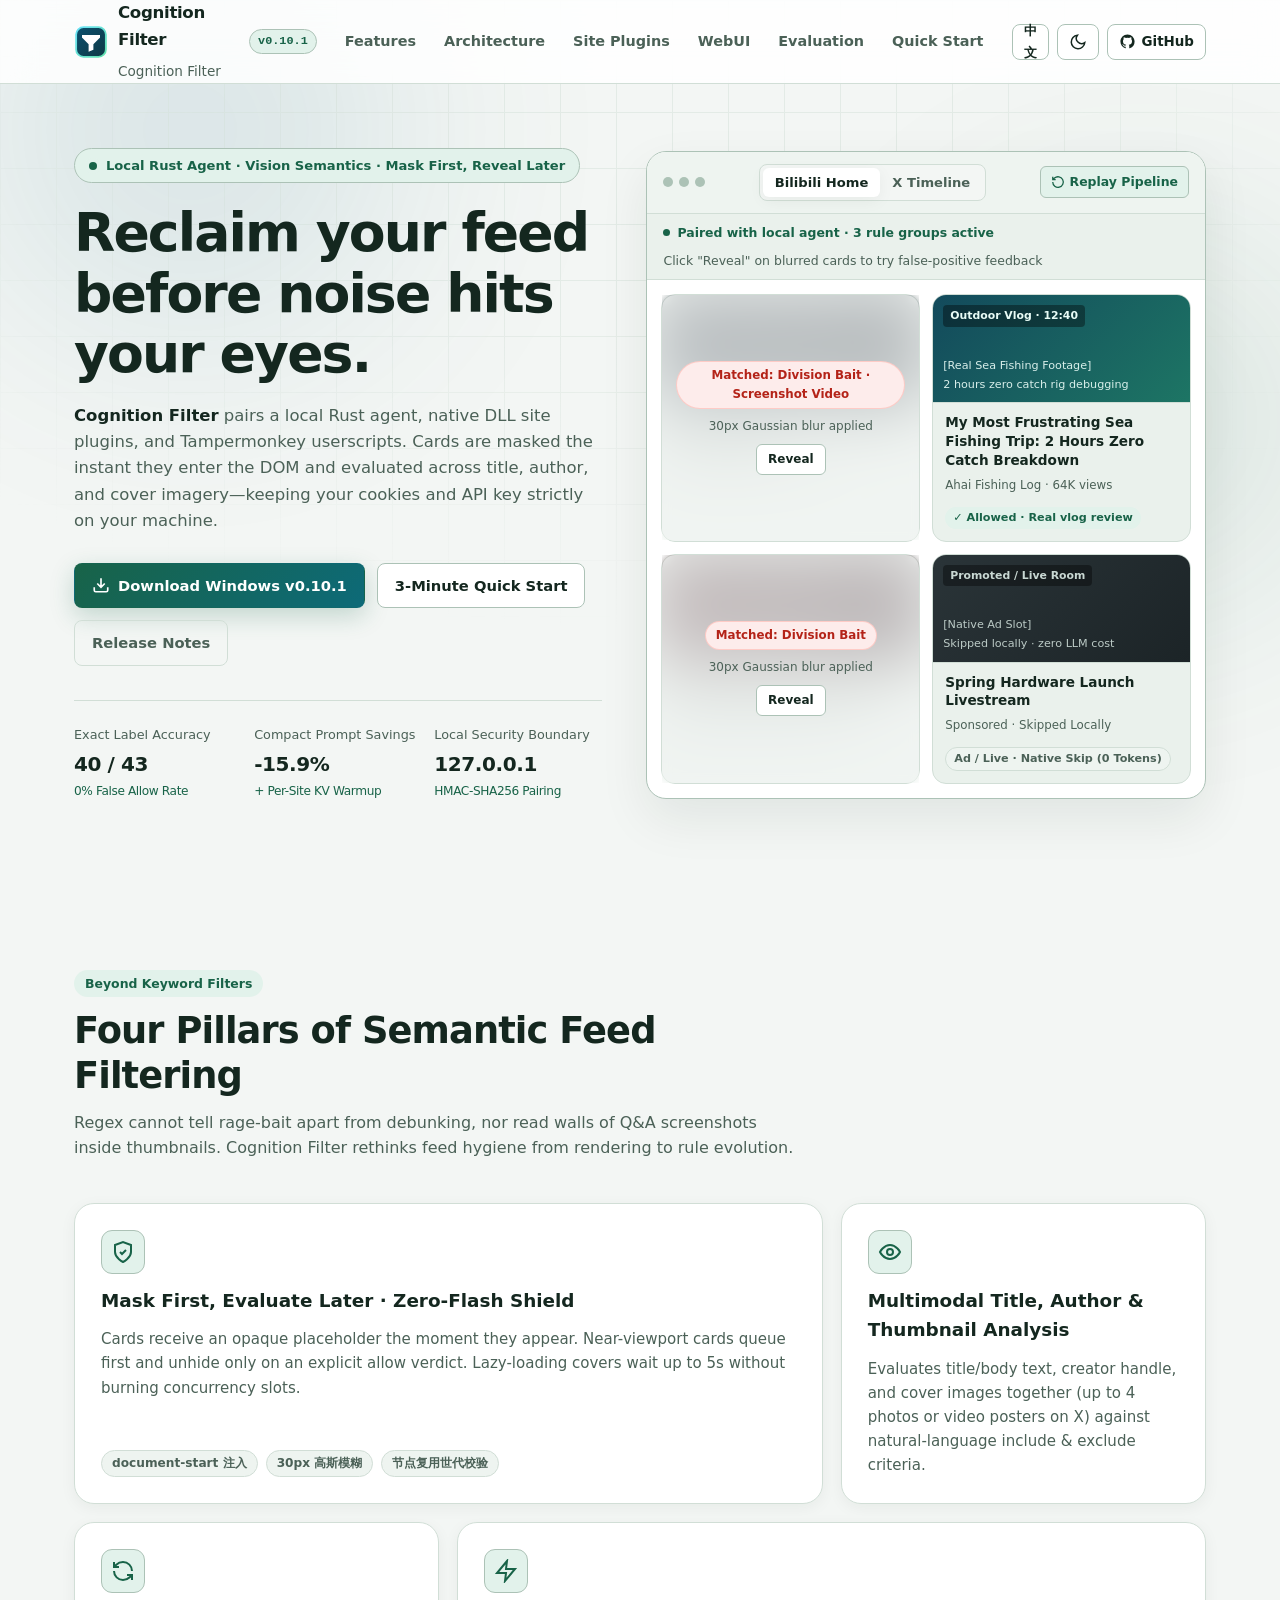
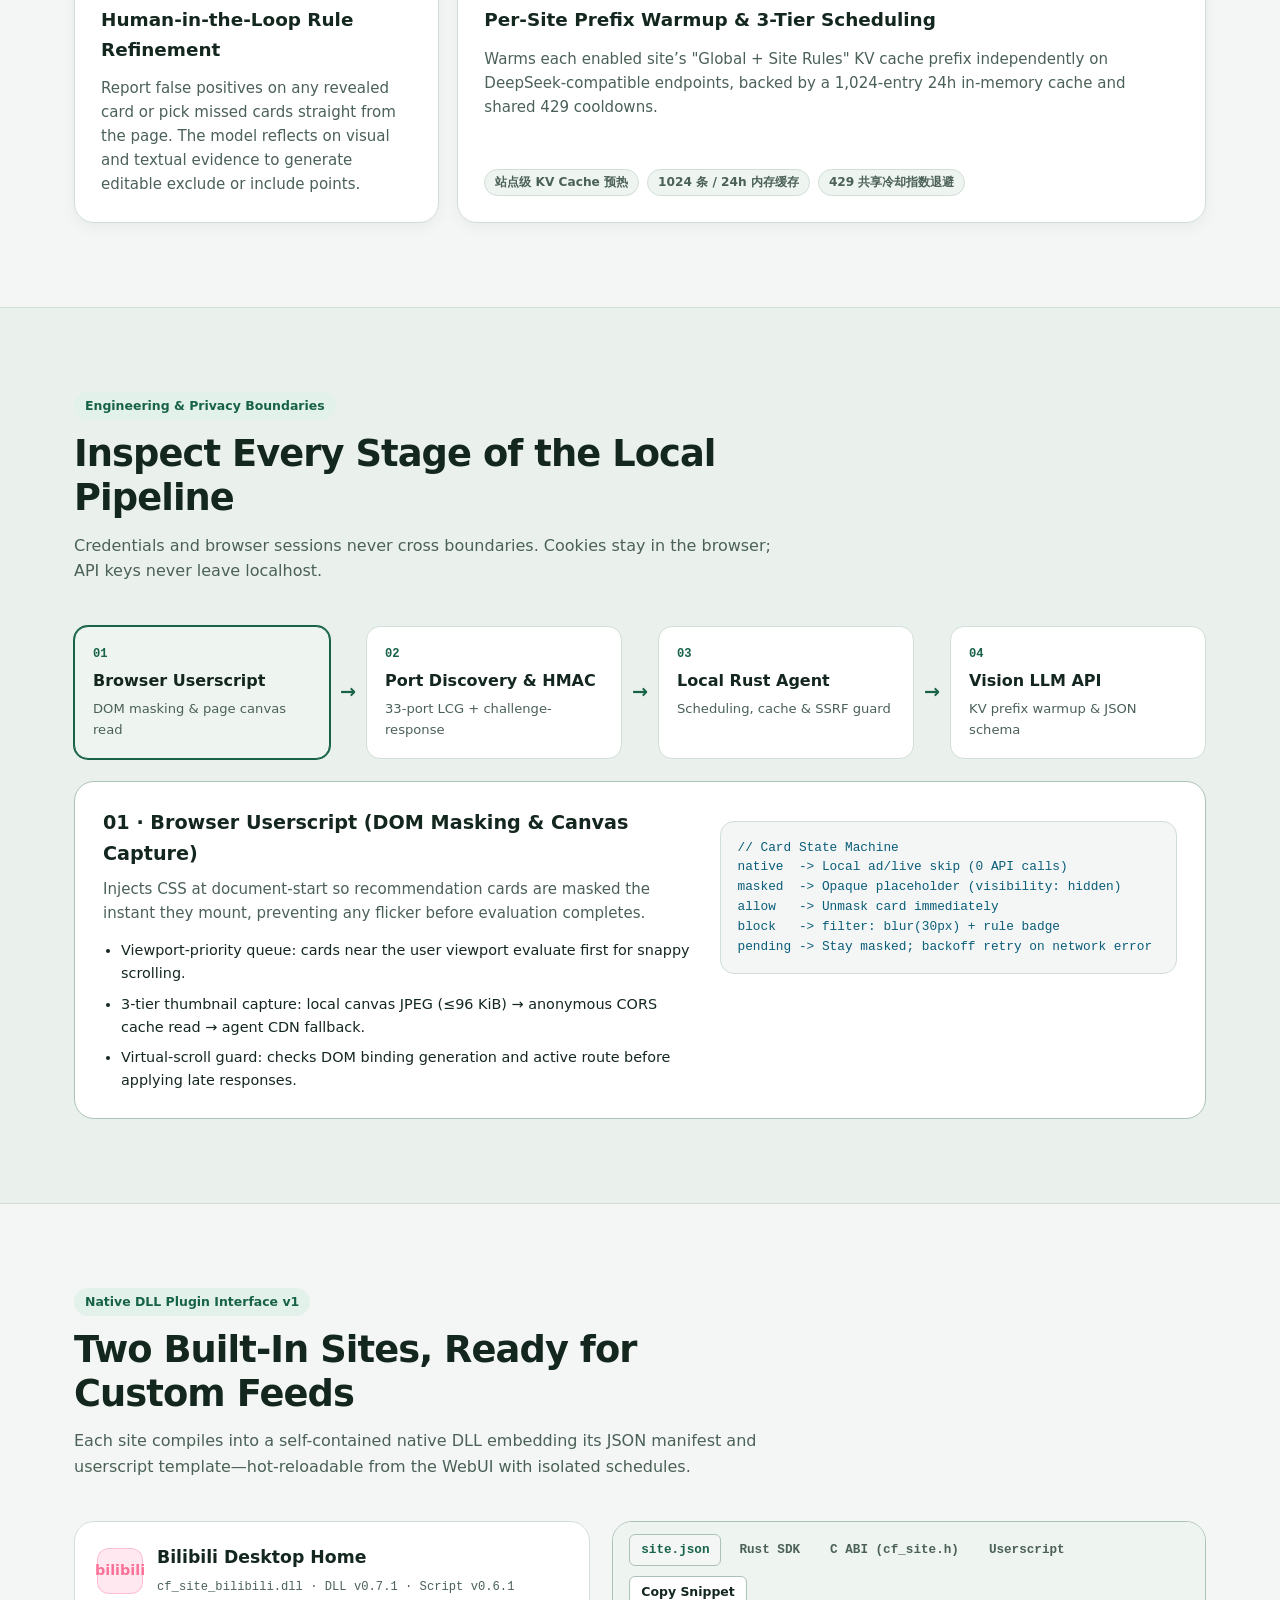
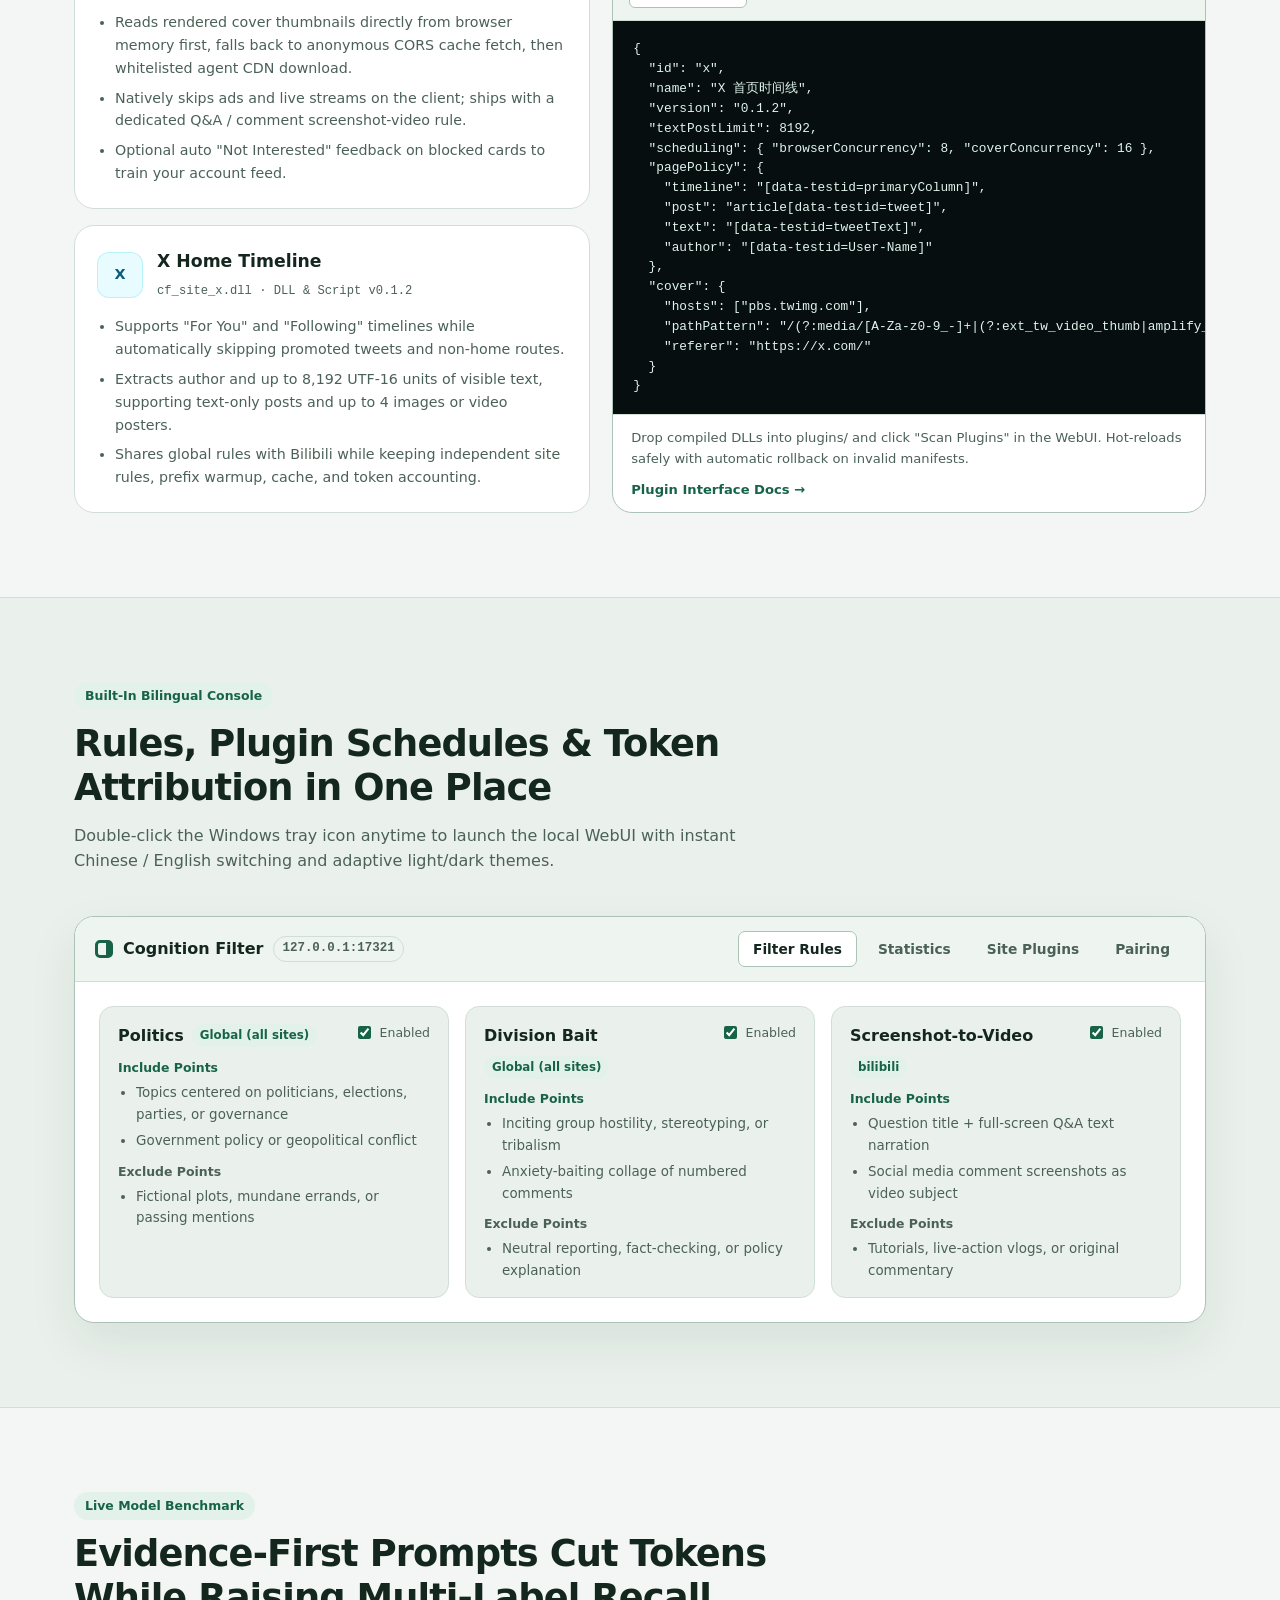
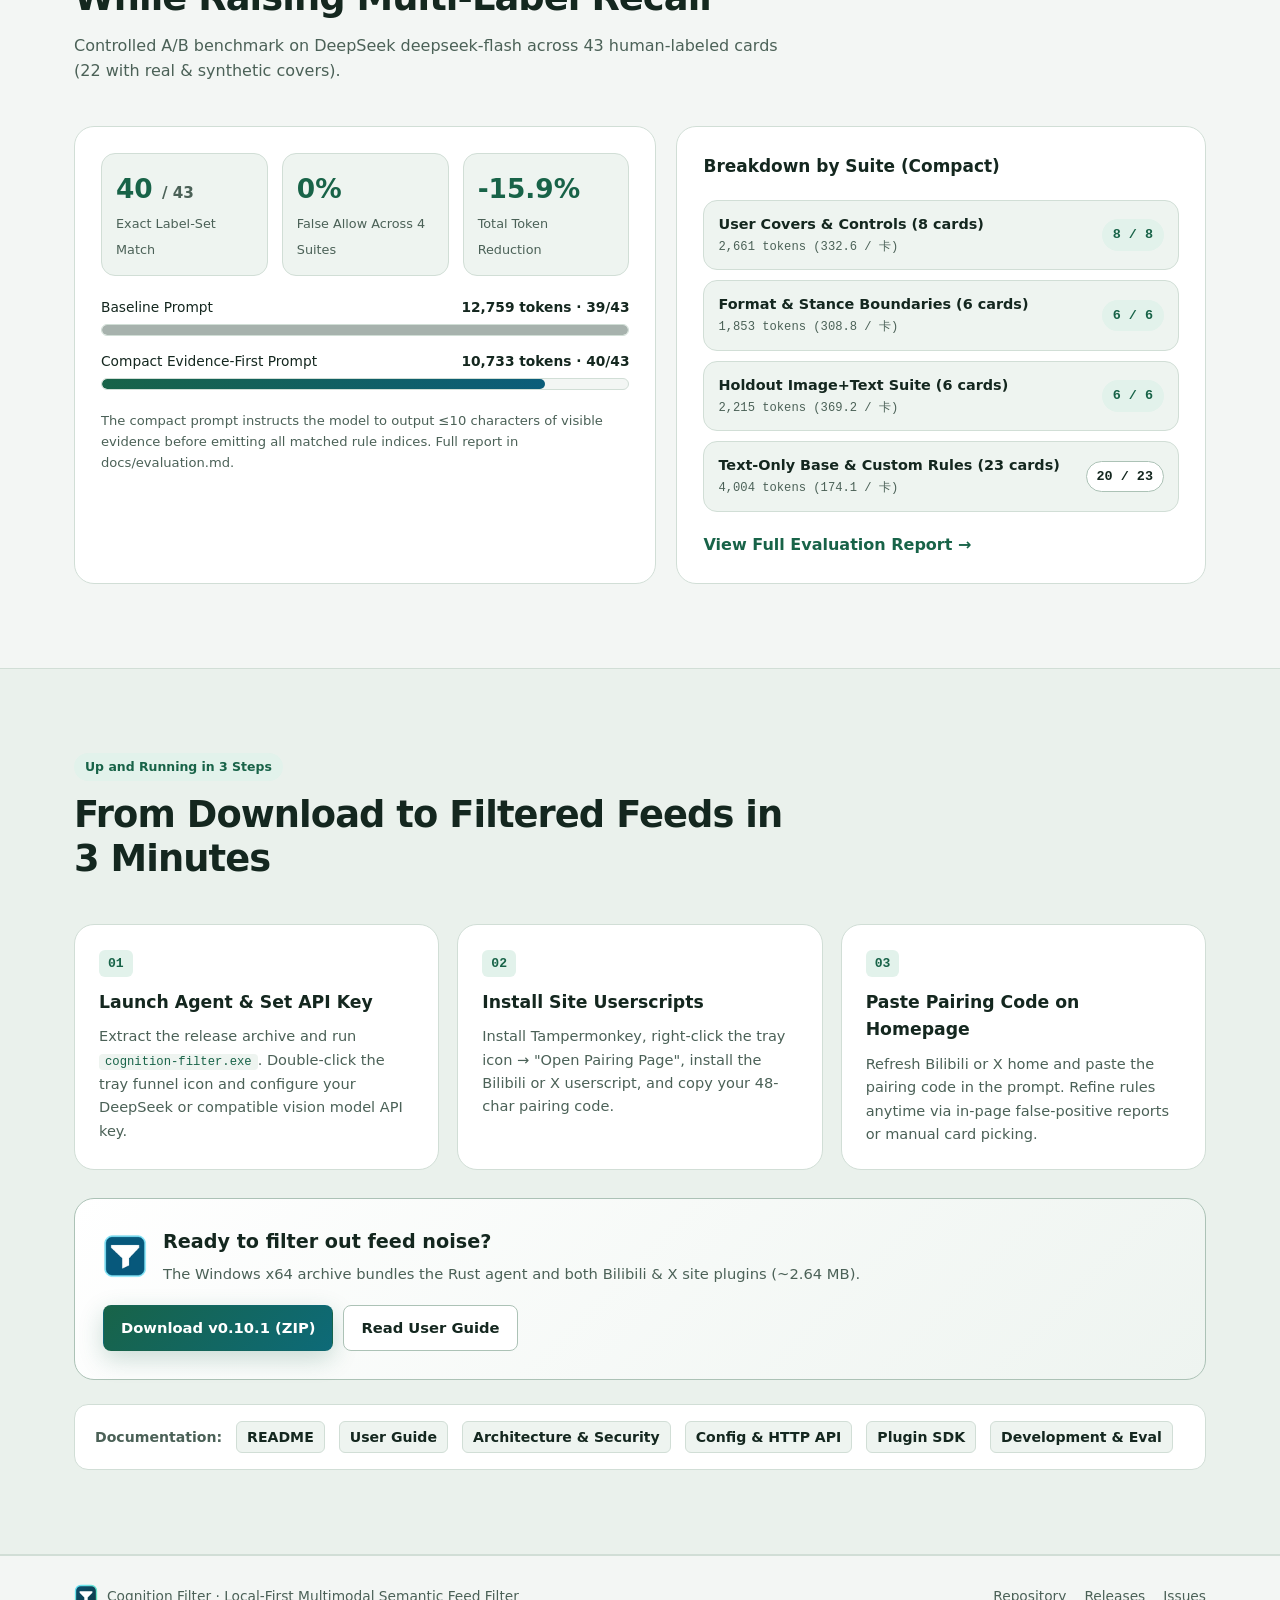
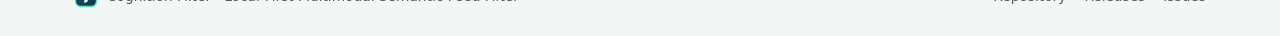
<file: index.html>
<!doctype html>
<html lang="zh-CN" data-theme="dark">
<head>
  <meta charset="utf-8">
  <meta name="viewport" content="width=device-width, initial-scale=1">
  <title data-i18n="meta.title">认知滤网 Cognition Filter · 本地优先的多模态网页语义过滤工具</title>
  <meta name="description" content="认知滤网（Cognition Filter）：本地 Rust Agent + 站点 DLL 插件 + 油猴脚本，结合视觉大模型对 B 站、X 等信息流卡片先遮盖、后判定，把信息流还给自己。">
  <meta property="og:type" content="website">
  <meta property="og:title" content="认知滤网 Cognition Filter">
  <meta property="og:description" content="本地优先的多模态网页语义过滤工具：先遮盖、后判定，结合标题、作者与封面语义过滤信息流噪音。">
  <meta property="og:url" content="https://lightsing.github.io/cognition-filter/">
  <link rel="icon" type="image/svg+xml" href="assets/logo.svg">
  <link rel="alternate icon" type="image/png" href="assets/tray-icon.png">
  <link rel="stylesheet" href="styles.css">
  <script defer src="app.js"></script>
</head>
<body>
  <a class="skip-link" href="#main" data-i18n="a11y.skip">跳到主要内容</a>

  <div class="ambient-bg" aria-hidden="true">
    <div class="ambient-orb orb-1"></div>
    <div class="ambient-orb orb-2"></div>
    <div class="ambient-grid"></div>
  </div>

  <header class="site-header">
    <div class="container header-inner">
      <a class="brand" href="#top">
        <img class="brand-logo" src="assets/logo.svg" alt="" width="34" height="34">
        <span class="brand-copy">
          <strong data-i18n="brand.name">认知滤网</strong>
          <span class="brand-en">Cognition Filter</span>
        </span>
        <span class="version-pill">v0.10.1</span>
      </a>

      <nav class="main-nav" aria-label="Primary">
        <a href="#features" data-i18n="nav.features">核心特性</a>
        <a href="#architecture" data-i18n="nav.architecture">架构与安全</a>
        <a href="#plugins" data-i18n="nav.plugins">站点插件</a>
        <a href="#webui" data-i18n="nav.webui">本地 WebUI</a>
        <a href="#eval" data-i18n="nav.eval">实测数据</a>
        <a href="#quickstart" data-i18n="nav.quickstart">快速开始</a>
      </nav>

      <div class="header-actions">
        <button id="lang-toggle" class="icon-btn" type="button" aria-label="Switch language">
          <span class="btn-label" id="lang-label">EN</span>
        </button>
        <button id="theme-toggle" class="icon-btn" type="button" aria-label="Toggle theme" title="Toggle theme">
          <svg class="icon-sun" viewBox="0 0 24 24" width="18" height="18" fill="none" stroke="currentColor" stroke-width="2" aria-hidden="true">
            <circle cx="12" cy="12" r="4"/>
            <path d="M12 2v2m0 16v2M4.93 4.93l1.41 1.41m11.32 11.32l1.41 1.41M2 12h2m16 0h2M4.93 19.07l1.41-1.41m11.32-11.32l1.41-1.41"/>
          </svg>
          <svg class="icon-moon" viewBox="0 0 24 24" width="18" height="18" fill="none" stroke="currentColor" stroke-width="2" aria-hidden="true">
            <path d="M21 12.79A9 9 0 1 1 11.21 3 7 7 0 0 0 21 12.79z"/>
          </svg>
        </button>
        <a class="gh-btn" href="https://github.com/lightsing/cognition-filter" target="_blank" rel="noopener noreferrer">
          <svg viewBox="0 0 24 24" width="17" height="17" fill="currentColor" aria-hidden="true">
            <path d="M12 2C6.477 2 2 6.484 2 12.017c0 4.425 2.865 8.18 6.839 9.504.5.092.682-.217.682-.483 0-.237-.008-.868-.013-1.703-2.782.605-3.369-1.343-3.369-1.343-.454-1.158-1.11-1.466-1.11-1.466-.908-.62.069-.608.069-.608 1.003.07 1.53 1.032 1.53 1.032.892 1.53 2.341 1.088 2.91.832.092-.647.35-1.088.636-1.338-2.22-.253-4.555-1.113-4.555-4.951 0-1.093.39-1.988 1.029-2.688-.103-.253-.446-1.272.098-2.65 0 0 .84-.27 2.75 1.026A9.564 9.564 0 0 1 12 6.844a9.59 9.59 0 0 1 2.504.337c1.909-1.296 2.747-1.027 2.747-1.027.546 1.379.202 2.398.1 2.651.64.7 1.028 1.595 1.028 2.688 0 3.848-2.339 4.695-4.566 4.943.359.309.678.92.678 1.855 0 1.338-.012 2.419-.012 2.747 0 .268.18.58.688.482A10.02 10.02 0 0 0 22 12.017C22 6.484 17.522 2 12 2z"/>
          </svg>
          <span>GitHub</span>
        </a>
        <button id="menu-toggle" class="icon-btn mobile-only" type="button" aria-label="Toggle navigation" aria-expanded="false">
          <svg viewBox="0 0 24 24" width="20" height="20" fill="none" stroke="currentColor" stroke-width="2" aria-hidden="true">
            <path d="M4 7h16M4 12h16M4 17h16"/>
          </svg>
        </button>
      </div>
    </div>
    <div id="mobile-drawer" class="mobile-drawer" hidden>
      <a href="#features" data-i18n="nav.features">核心特性</a>
      <a href="#architecture" data-i18n="nav.architecture">架构与安全</a>
      <a href="#plugins" data-i18n="nav.plugins">站点插件</a>
      <a href="#webui" data-i18n="nav.webui">本地 WebUI</a>
      <a href="#eval" data-i18n="nav.eval">实测数据</a>
      <a href="#quickstart" data-i18n="nav.quickstart">快速开始</a>
    </div>
  </header>

  <main id="main">
    <!-- Hero Section -->
    <section id="top" class="hero">
      <div class="container hero-grid">
        <div class="hero-copy">
          <div class="eyebrow">
            <span class="pulse-dot" aria-hidden="true"></span>
            <span data-i18n="hero.eyebrow">Rust 本地 Agent · 多模态视觉语义 · 先遮盖后判定</span>
          </div>
          <h1 class="hero-title" data-i18n="hero.title">
            在污染视线前，<br>把信息流还给自己。
          </h1>
          <p class="hero-desc" data-i18n="hero.desc">
            <strong>认知滤网（Cognition Filter）</strong>通过「本地 Rust Agent + 站点 DLL 插件 + 油猴脚本」协同工作。卡片出现即施加占位遮罩，综合标题、作者与封面视觉语义判定——精准拦截情绪挑动与截图搬运视频，Cookie 与 API Key 始终留在你的电脑。
          </p>

          <div class="hero-cta">
            <a class="btn btn-primary" href="https://github.com/lightsing/cognition-filter/releases/download/v0.10.1/cognition-filter-v0.10.1-windows-x64.zip">
              <svg viewBox="0 0 24 24" width="18" height="18" fill="none" stroke="currentColor" stroke-width="2.2" aria-hidden="true">
                <path d="M21 15v4a2 2 0 0 1-2 2H5a2 2 0 0 1-2-2v-4M7 10l5 5 5-5M12 15V3"/>
              </svg>
              <span data-i18n="hero.download">下载 Windows 版 v0.10.1</span>
            </a>
            <a class="btn btn-secondary" href="#quickstart" data-i18n="hero.quickstart">5 分钟快速上手</a>
            <a class="btn btn-ghost" href="https://github.com/lightsing/cognition-filter/releases/tag/v0.10.1" target="_blank" rel="noopener noreferrer" data-i18n="hero.releaseNotes">Release 说明</a>
          </div>

          <dl class="hero-metrics">
            <div class="hero-metric">
              <dt data-i18n="hero.metric1Label">实测完整标签命中</dt>
              <dd>40 / 43 <span class="metric-sub" data-i18n="hero.metric1Sub">0% 漏放误行</span></dd>
            </div>
            <div class="hero-metric">
              <dt data-i18n="hero.metric2Label">紧凑提示词省流</dt>
              <dd>-15.9% <span class="metric-sub" data-i18n="hero.metric2Sub">+ 站点 KV 前缀预热</span></dd>
            </div>
            <div class="hero-metric">
              <dt data-i18n="hero.metric3Label">隐私与安全边界</dt>
              <dd>127.0.0.1 <span class="metric-sub" data-i18n="hero.metric3Sub">HMAC 双向配对</span></dd>
            </div>
          </dl>
        </div>

        <!-- Interactive Live Demo Sandbox -->
        <div class="hero-demo" aria-label="Interactive filtering demonstration">
          <div class="demo-chrome">
            <div class="demo-dots" aria-hidden="true">
              <span></span><span></span><span></span>
            </div>
            <div class="demo-tabs" role="tablist" aria-label="Site preview tabs">
              <button class="demo-tab is-active" type="button" role="tab" aria-selected="true" data-site="bilibili" data-i18n="demo.tabBili">哔哩哔哩首页</button>
              <button class="demo-tab" type="button" role="tab" aria-selected="false" data-site="x" data-i18n="demo.tabX">X 首页时间线</button>
            </div>
            <button id="replay-demo" class="replay-btn" type="button">
              <svg viewBox="0 0 24 24" width="14" height="14" fill="none" stroke="currentColor" stroke-width="2.2" aria-hidden="true">
                <path d="M3 12a9 9 0 1 0 3-6.7L3 8m0-5v5h5"/>
              </svg>
              <span data-i18n="demo.replay">重放过滤流程</span>
            </button>
          </div>

          <div class="demo-status-bar">
            <span class="demo-status-pill">
              <span class="status-dot"></span>
              <span id="demo-pipeline-text" data-i18n="demo.statusReady">已配对本地 Agent · 3 组规则生效中</span>
            </span>
            <span class="demo-hint" data-i18n="demo.hint">点击遮罩卡片的「仍要查看」体验误杀反馈</span>
          </div>

          <div id="demo-feed" class="demo-feed"></div>
        </div>
      </div>
    </section>

    <!-- Core Features Section -->
    <section id="features" class="section">
      <div class="container">
        <div class="section-head">
          <span class="section-tag" data-i18n="features.tag">为什么不是关键词屏蔽</span>
          <h2 data-i18n="features.title">真正读懂封面与语境的四重机制</h2>
          <p data-i18n="features.lead">关键词正则无法分辨「制造对立」与「理性辟谣」，也看不见封面上满屏的聊天与回答截图。认知滤网从呈现机制到规则进化全面重构过滤体验。</p>
        </div>

        <div class="bento-grid">
          <article class="bento-card bento-wide">
            <div class="bento-icon icon-shield" aria-hidden="true">
              <svg viewBox="0 0 24 24" width="24" height="24" fill="none" stroke="currentColor" stroke-width="2">
                <path d="M12 22s8-4 8-10V5l-8-3-8 3v7c0 6 8 10 8 10z"/>
                <path d="m9 12 2 2 4-4"/>
              </svg>
            </div>
            <h3 data-i18n="features.f1Title">先遮盖，后判定 · 零闪屏护眼盾</h3>
            <p data-i18n="features.f1Desc">卡片进入 DOM 瞬间施加不透明占位，靠近视口的卡片优先排队送审，明确放行后才显露内容。封面懒加载期间（最多等待 5 秒）不占送审并发名额，证据不足或超时的卡片保持待判定，绝不「先闪现再隐藏」。</p>
            <div class="pill-row">
              <span>document-start 注入</span>
              <span>30px 高斯模糊</span>
              <span>节点复用世代校验</span>
            </div>
          </article>

          <article class="bento-card">
            <div class="bento-icon icon-vision" aria-hidden="true">
              <svg viewBox="0 0 24 24" width="24" height="24" fill="none" stroke="currentColor" stroke-width="2">
                <path d="M2 12s3.5-7 10-7 10 7 10 7-3.5 7-10 7-10-7-10-7Z"/>
                <circle cx="12" cy="12" r="3"/>
              </svg>
            </div>
            <h3 data-i18n="features.f2Title">标题、昵称与封面联合判断</h3>
            <p data-i18n="features.f2Desc">合看标题/正文、作者昵称和缩略图（X 支持最多 4 张配图与视频海报），自然语言编写「命中要点」与「保留例外」，一眼区分实拍科普与网帖截图搬运。</p>
          </article>

          <article class="bento-card">
            <div class="bento-icon icon-loop" aria-hidden="true">
              <svg viewBox="0 0 24 24" width="24" height="24" fill="none" stroke="currentColor" stroke-width="2">
                <path d="M21 12a9 9 0 0 0-9-9 9.75 9.75 0 0 0-6.74 2.74L3 8"/>
                <path d="M3 3v5h5m-5 4a9 9 0 0 0 9 9 9.75 9.75 0 0 0 6.74-2.74L21 16"/>
                <path d="M16 16h5v5"/>
              </svg>
            </div>
            <h3 data-i18n="features.f3Title">误杀反思与选卡屏蔽闭环</h3>
            <p data-i18n="features.f3Desc">展开命中卡片点击「反馈误杀」，或通过油猴菜单「选择卡片进行屏蔽」，模型会自动提炼可泛化的视觉与文本边界，生成可编辑的例外或命中要点写入规则组。</p>
          </article>

          <article class="bento-card bento-wide">
            <div class="bento-icon icon-bolt" aria-hidden="true">
              <svg viewBox="0 0 24 24" width="24" height="24" fill="none" stroke="currentColor" stroke-width="2">
                <path d="M13 2 3 14h9l-1 8 10-12h-9l1-8z"/>
              </svg>
            </div>
            <h3 data-i18n="features.f4Title">按站点前缀预热 + 三级缓存与并发调度</h3>
            <p data-i18n="features.f4Desc">使用 DeepSeek 等兼容接口时，Agent 为每个启用站点独立预热「全局 + 本站规则」KV Cache 前缀，逐卡判定从规则确认轮次直接分叉；叠加 24 小时 1,024 条内存判定缓存与页面缓存读图，大幅压低 Token 成本与网络延迟。</p>
            <div class="pill-row">
              <span>站点级 KV Cache 预热</span>
              <span>1024 条 / 24h 内存缓存</span>
              <span>429 共享冷却指数退避</span>
            </div>
          </article>
        </div>
      </div>
    </section>

    <!-- Architecture & Security Section -->
    <section id="architecture" class="section section-alt">
      <div class="container">
        <div class="section-head">
          <span class="section-tag" data-i18n="arch.tag">工程架构与隐私边界</span>
          <h2 data-i18n="arch.title">点击任意链路节点，查看安全与并发设计</h2>
          <p data-i18n="arch.lead">所有敏感凭证与账号状态严格隔离。浏览器 Cookie 不出页面，API Key 不出本机。</p>
        </div>

        <div class="arch-pipeline" role="tablist" aria-label="Architecture stages">
          <button class="arch-node is-active" type="button" role="tab" aria-selected="true" data-stage="userscript">
            <span class="node-step">01</span>
            <strong data-i18n="arch.s1Title">浏览器油猴脚本</strong>
            <span class="node-sub" data-i18n="arch.s1Sub">DOM 遮罩与页面读图</span>
          </button>
          <div class="arch-arrow" aria-hidden="true">→</div>
          <button class="arch-node" type="button" role="tab" aria-selected="false" data-stage="discovery">
            <span class="node-step">02</span>
            <strong data-i18n="arch.s2Title">端口发现与配对</strong>
            <span class="node-sub" data-i18n="arch.s2Sub">LCG 序列 + HMAC 校验</span>
          </button>
          <div class="arch-arrow" aria-hidden="true">→</div>
          <button class="arch-node" type="button" role="tab" aria-selected="false" data-stage="agent">
            <span class="node-step">03</span>
            <strong data-i18n="arch.s3Title">Rust 本地 Agent</strong>
            <span class="node-sub" data-i18n="arch.s3Sub">调度、缓存与 SSRF 守卫</span>
          </button>
          <div class="arch-arrow" aria-hidden="true">→</div>
          <button class="arch-node" type="button" role="tab" aria-selected="false" data-stage="model">
            <span class="node-step">04</span>
            <strong data-i18n="arch.s4Title">视觉大模型 API</strong>
            <span class="node-sub" data-i18n="arch.s4Sub">KV 预热与结构化输出</span>
          </button>
        </div>

        <div id="arch-detail" class="arch-detail"></div>
      </div>
    </section>

    <!-- Site Plugins & SDK Section -->
    <section id="plugins" class="section">
      <div class="container">
        <div class="section-head">
          <span class="section-tag" data-i18n="plugins.tag">原生 DLL 插件架构 v1</span>
          <h2 data-i18n="plugins.title">开箱即用双站点，几分钟扩展任意信息流</h2>
          <p data-i18n="plugins.lead">每个网站封装为自包含的原生动态库（内嵌清单 JSON 与油猴脚本模板），支持 WebUI 热重载、独立并发额度与站点专属规则。</p>
        </div>

        <div class="plugins-layout">
          <div class="site-cards-col">
            <article class="site-card">
              <div class="site-card-head">
                <div class="site-badge badge-bili">bilibili</div>
                <div>
                  <h3 data-i18n="plugins.biliName">哔哩哔哩首页</h3>
                  <span class="site-meta">cf_site_bilibili.dll · DLL v0.7.1 · Script v0.6.1</span>
                </div>
              </div>
              <ul class="site-features">
                <li data-i18n="plugins.biliF1">优先直读页面已渲染封面缩略图，失败后匿名跨域缓存读取，最终兜底 Agent 白名单 CDN 下载（i0/i1/i2.hdslb.com）。</li>
                <li data-i18n="plugins.biliF2">本机识别并跳过广告位与直播间；内置「网帖、问答和评论截图转视频」专属规则。</li>
                <li data-i18n="plugins.biliF3">可选开启对命中卡片自动点击「内容不感兴趣」，联动账号原生推荐反馈。</li>
              </ul>
            </article>

            <article class="site-card">
              <div class="site-card-head">
                <div class="site-badge badge-x">X</div>
                <div>
                  <h3 data-i18n="plugins.xName">X 首页时间线</h3>
                  <span class="site-meta">cf_site_x.dll · DLL &amp; Script v0.1.2</span>
                </div>
              </div>
              <ul class="site-features">
                <li data-i18n="plugins.xF1">支持「为你推荐」与「正在关注」时间线，自动跳过推广广告与非首页路由。</li>
                <li data-i18n="plugins.xF2">提取作者与最多 8,192 个 UTF-16 单元可见正文，支持纯文字帖及最多 4 张配图/视频静态预览。</li>
                <li data-i18n="plugins.xF3">与 B 站共享全局规则同时享有独立的站点规则、前缀预热、缓存与用量统计。</li>
              </ul>
            </article>
          </div>

          <div class="sdk-workbench">
            <div class="workbench-head">
              <div class="code-tabs" role="tablist" aria-label="SDK Code examples">
                <button class="code-tab is-active" type="button" data-code="manifest">site.json</button>
                <button class="code-tab" type="button" data-code="rust">Rust SDK</button>
                <button class="code-tab" type="button" data-code="cabi">C ABI (cf_site.h)</button>
                <button class="code-tab" type="button" data-code="userscript">Userscript</button>
              </div>
              <button id="copy-code" class="copy-code-btn" type="button" data-i18n="sdk.copy">复制片段</button>
            </div>
            <pre class="code-block"><code id="sdk-code"></code></pre>
            <div class="workbench-foot">
              <span data-i18n="sdk.foot">编译后放入 plugins/ 目录，在 WebUI 点击「发现新插件」即可生效，支持热重载且校验失败自动回退。</span>
              <a href="https://github.com/lightsing/cognition-filter/blob/main/docs/site-plugins.md" target="_blank" rel="noopener noreferrer" data-i18n="sdk.docsLink">阅读插件接口文档 →</a>
            </div>
          </div>
        </div>
      </div>
    </section>

    <!-- Local WebUI Interactive Preview -->
    <section id="webui" class="section section-alt">
      <div class="container">
        <div class="section-head">
          <span class="section-tag" data-i18n="webui.tag">自带双语本地控制台</span>
          <h2 data-i18n="webui.title">从规则编排到 Token 归因，一切尽在掌握</h2>
          <p data-i18n="webui.lead">双击 Windows 托盘漏斗图标即可打开本地 WebUI，支持简体中文 / English 实时切换与深浅色自适应。</p>
        </div>

        <div class="webui-frame">
          <div class="webui-topbar">
            <div class="webui-brand">
              <span class="webui-mark" aria-hidden="true"></span>
              <span>Cognition Filter</span>
              <span class="webui-host">127.0.0.1:17321</span>
            </div>
            <div class="webui-nav" role="tablist" aria-label="WebUI screens">
              <button class="webui-tab is-active" type="button" data-screen="rules" data-i18n="webui.tabRules">过滤规则</button>
              <button class="webui-tab" type="button" data-screen="stats" data-i18n="webui.tabStats">过滤统计</button>
              <button class="webui-tab" type="button" data-screen="plugins" data-i18n="webui.tabPlugins">站点插件</button>
              <button class="webui-tab" type="button" data-screen="pairing" data-i18n="webui.tabPairing">浏览器配对</button>
            </div>
          </div>
          <div id="webui-viewport" class="webui-viewport"></div>
        </div>
      </div>
    </section>

    <!-- Evaluation Benchmark Section -->
    <section id="eval" class="section">
      <div class="container">
        <div class="section-head">
          <span class="section-tag" data-i18n="eval.tag">真实模型实测验证</span>
          <h2 data-i18n="eval.title">先写依据再输出标签，准确率更高、Token 更省</h2>
          <p data-i18n="eval.lead">基于 DeepSeek deepseek-flash 对 43 张人工标注卡片（含 22 张真实封面与合成对照）进行的对照组实测结果。</p>
        </div>

        <div class="eval-grid">
          <div class="eval-summary-card">
            <div class="eval-stat-pair">
              <div class="eval-stat">
                <span class="eval-num">40 <small>/ 43</small></span>
                <span class="eval-label" data-i18n="eval.exact">完整标签精确匹配</span>
              </div>
              <div class="eval-stat">
                <span class="eval-num">0%</span>
                <span class="eval-label" data-i18n="eval.falseAllow">四个测试集漏放率</span>
              </div>
              <div class="eval-stat">
                <span class="eval-num">-15.9%</span>
                <span class="eval-label" data-i18n="eval.tokenDrop">总 Token 消耗降幅</span>
              </div>
            </div>

            <div class="eval-compare-bars">
              <div class="bar-group">
                <div class="bar-label">
                  <span data-i18n="eval.barBase">对照版提示词 (Baseline)</span>
                  <strong>12,759 tokens · 39/43</strong>
                </div>
                <div class="bar-track"><div class="bar-fill bar-muted" style="width: 100%"></div></div>
              </div>
              <div class="bar-group">
                <div class="bar-label">
                  <span data-i18n="eval.barCompact">精简依据版提示词 (Compact)</span>
                  <strong>10,733 tokens · 40/43</strong>
                </div>
                <div class="bar-track"><div class="bar-fill bar-accent" style="width: 84.1%"></div></div>
              </div>
            </div>

            <p class="eval-footnote" data-i18n="eval.footnote">注：精简版要求模型先用 ≤10 字写出可见依据，再输出全部命中规则编号，显著提升了多标签组合的召回表现。完整报告见 docs/evaluation.md。</p>
          </div>

          <div class="eval-suites-card">
            <h3 data-i18n="eval.suiteHeading">分测试集表现（Compact 最终版）</h3>
            <div class="suite-list">
              <div class="suite-item">
                <div class="suite-meta">
                  <strong data-i18n="eval.s1Name">用户封面与保留对照 (8 张)</strong>
                  <span class="suite-tokens">2,661 tokens (332.6 / 卡)</span>
                </div>
                <span class="suite-score score-perfect">8 / 8</span>
              </div>
              <div class="suite-item">
                <div class="suite-meta">
                  <strong data-i18n="eval.s2Name">形式与立场边界 (6 张)</strong>
                  <span class="suite-tokens">1,853 tokens (308.8 / 卡)</span>
                </div>
                <span class="suite-score score-perfect">6 / 6</span>
              </div>
              <div class="suite-item">
                <div class="suite-meta">
                  <strong data-i18n="eval.s3Name">保留图文验证集 (6 张)</strong>
                  <span class="suite-tokens">2,215 tokens (369.2 / 卡)</span>
                </div>
                <span class="suite-score score-perfect">6 / 6</span>
              </div>
              <div class="suite-item">
                <div class="suite-meta">
                  <strong data-i18n="eval.s4Name">无图基础与自定义规则 (23 张)</strong>
                  <span class="suite-tokens">4,004 tokens (174.1 / 卡)</span>
                </div>
                <span class="suite-score">20 / 23</span>
              </div>
            </div>
            <a class="text-link" href="https://github.com/lightsing/cognition-filter/blob/main/docs/evaluation.md" target="_blank" rel="noopener noreferrer" data-i18n="eval.reportLink">查看完整实测与误差分析 →</a>
          </div>
        </div>
      </div>
    </section>

    <!-- Quick Start & Docs Section -->
    <section id="quickstart" class="section section-alt">
      <div class="container">
        <div class="section-head">
          <span class="section-tag" data-i18n="start.tag">三步开启清净浏览</span>
          <h2 data-i18n="start.title">从下载到完成配对，只需 3 分钟</h2>
        </div>

        <ol class="steps-grid">
          <li class="step-card">
            <span class="step-badge">01</span>
            <h3 data-i18n="start.step1Title">启动 Agent 并填写密钥</h3>
            <p data-i18n="start.step1Desc">下载并解压 Release 压缩包，运行 <code>cognition-filter.exe</code>。双击任务栏托盘漏斗图标打开配置页，填入 DeepSeek 或任意兼容视觉模型的 API Key。</p>
          </li>
          <li class="step-card">
            <span class="step-badge">02</span>
            <h3 data-i18n="start.step2Title">安装站点油猴脚本</h3>
            <p data-i18n="start.step2Desc">在浏览器安装 Tampermonkey，右键托盘选择「打开配对页」，点击安装「哔哩哔哩首页」或「X 首页时间线」脚本，并复制 48 位本机配对码。</p>
          </li>
          <li class="step-card">
            <span class="step-badge">03</span>
            <h3 data-i18n="start.step3Title">刷新首页粘贴配对码</h3>
            <p data-i18n="start.step3Desc">打开 B 站或 X 首页并刷新，在首次弹窗粘贴本机配对码即可开始过滤。支持随时在网页内点击「反馈误杀」或「选卡屏蔽」持续调优。</p>
          </li>
        </ol>

        <div class="cta-banner">
          <div class="cta-banner-copy">
            <div class="cta-banner-brand">
              <img src="assets/tray-icon.png" alt="Cognition Filter tray icon" width="44" height="44">
              <div>
                <h3 data-i18n="cta.title">准备好过滤信息流噪音了吗？</h3>
                <p data-i18n="cta.desc">Windows x64 发布包已内置 Rust Agent 主程序与 B 站、X 双站点插件（约 2.64 MB）。</p>
              </div>
            </div>
          </div>
          <div class="cta-banner-actions">
            <a class="btn btn-primary" href="https://github.com/lightsing/cognition-filter/releases/download/v0.10.1/cognition-filter-v0.10.1-windows-x64.zip">
              <span data-i18n="cta.download">立即下载 v0.10.1 (ZIP)</span>
            </a>
            <a class="btn btn-secondary" href="https://github.com/lightsing/cognition-filter/blob/main/docs/user-guide.md" target="_blank" rel="noopener noreferrer" data-i18n="cta.guide">阅读用户手册</a>
          </div>
        </div>

        <div class="docs-strip">
          <span class="docs-label" data-i18n="docs.label">完整文档导航：</span>
          <a href="https://github.com/lightsing/cognition-filter/blob/main/README.md" target="_blank" rel="noopener noreferrer">README</a>
          <a href="https://github.com/lightsing/cognition-filter/blob/main/docs/user-guide.md" target="_blank" rel="noopener noreferrer" data-i18n="docs.userGuide">用户使用手册</a>
          <a href="https://github.com/lightsing/cognition-filter/blob/main/docs/architecture.md" target="_blank" rel="noopener noreferrer" data-i18n="docs.arch">系统架构与安全</a>
          <a href="https://github.com/lightsing/cognition-filter/blob/main/docs/configuration.md" target="_blank" rel="noopener noreferrer" data-i18n="docs.config">配置与 HTTP API</a>
          <a href="https://github.com/lightsing/cognition-filter/blob/main/docs/site-plugins.md" target="_blank" rel="noopener noreferrer" data-i18n="docs.plugins">站点插件开发</a>
          <a href="https://github.com/lightsing/cognition-filter/blob/main/docs/development.md" target="_blank" rel="noopener noreferrer" data-i18n="docs.dev">开发与评测</a>
        </div>
      </div>
    </section>
  </main>

  <footer class="site-footer">
    <div class="container footer-inner">
      <div class="footer-brand">
        <img src="assets/logo.svg" alt="" width="24" height="24">
        <span data-i18n="footer.copy">认知滤网 Cognition Filter · 本地优先的多模态网页语义过滤工具</span>
      </div>
      <div class="footer-links">
        <a href="https://github.com/lightsing/cognition-filter" target="_blank" rel="noopener noreferrer">Repository</a>
        <a href="https://github.com/lightsing/cognition-filter/releases" target="_blank" rel="noopener noreferrer">Releases</a>
        <a href="https://github.com/lightsing/cognition-filter/issues" target="_blank" rel="noopener noreferrer">Issues</a>
      </div>
    </div>
  </footer>
</body>
</html>
</file>
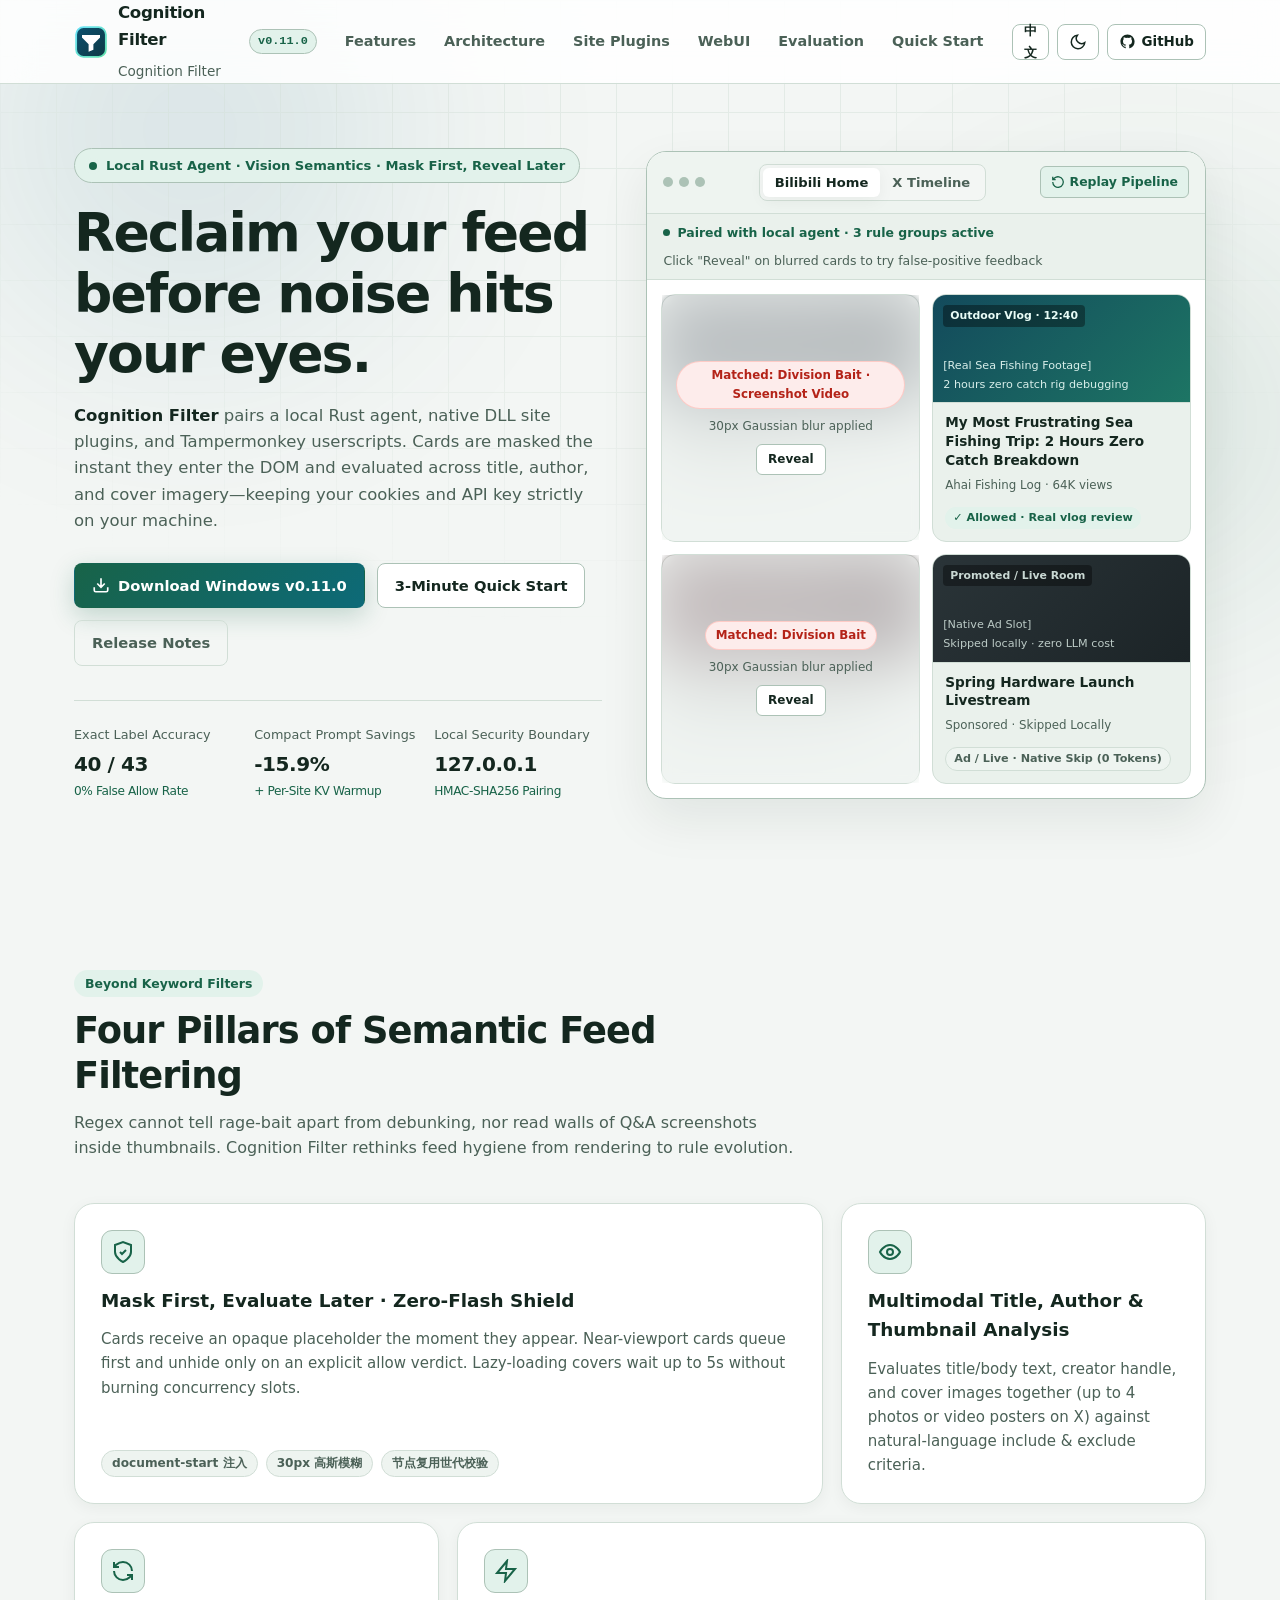
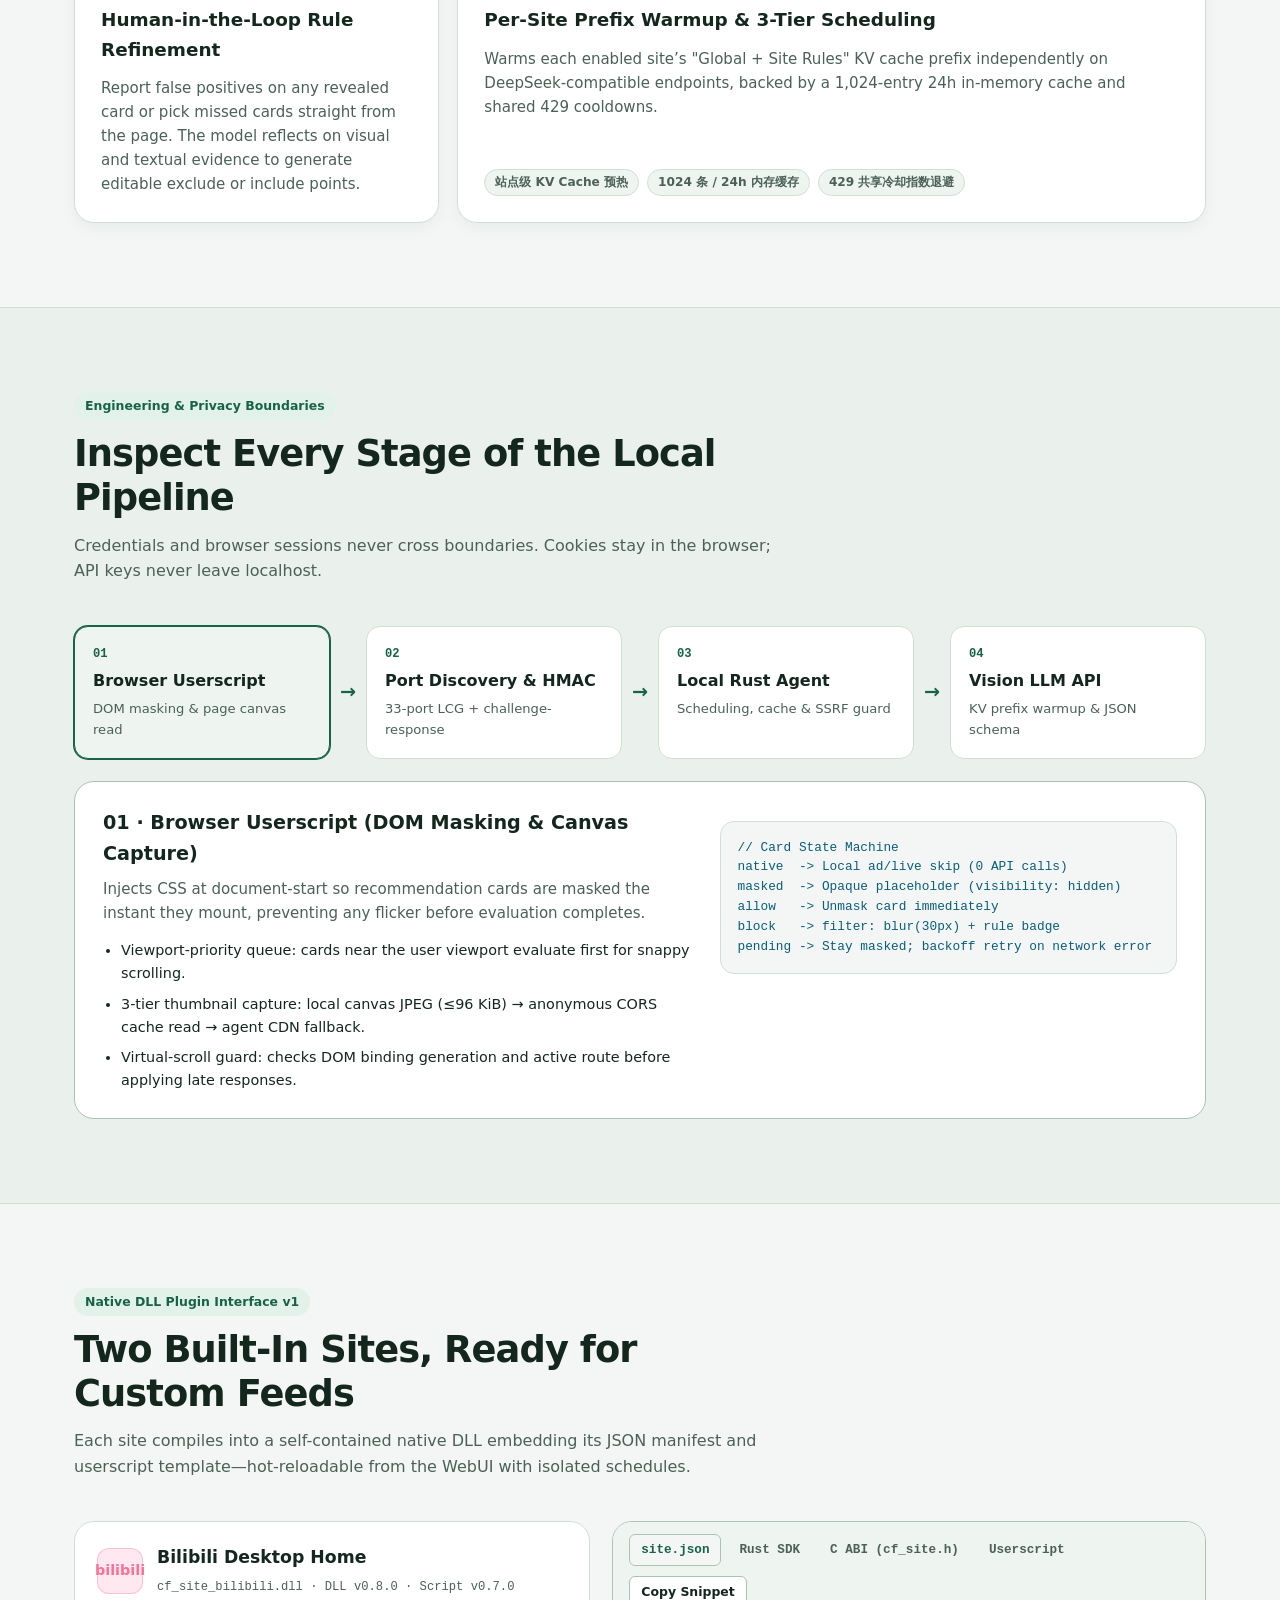
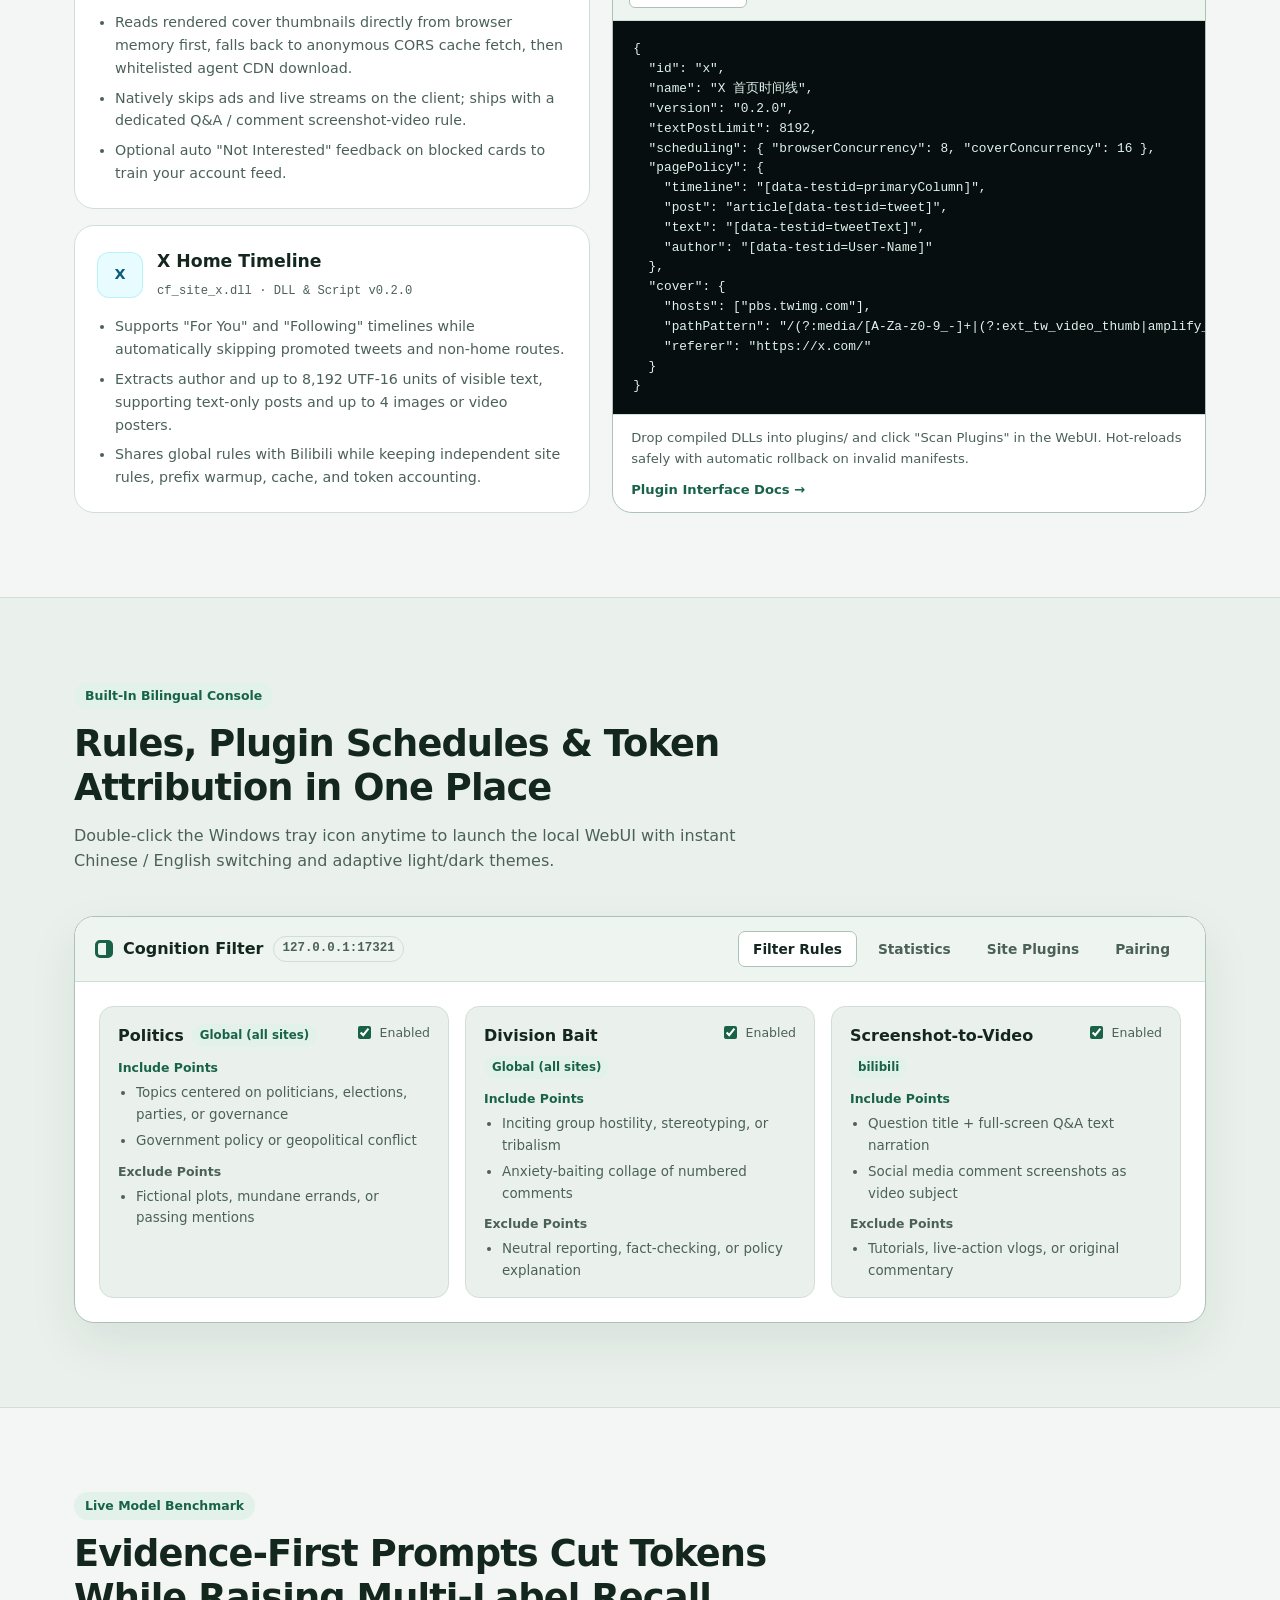
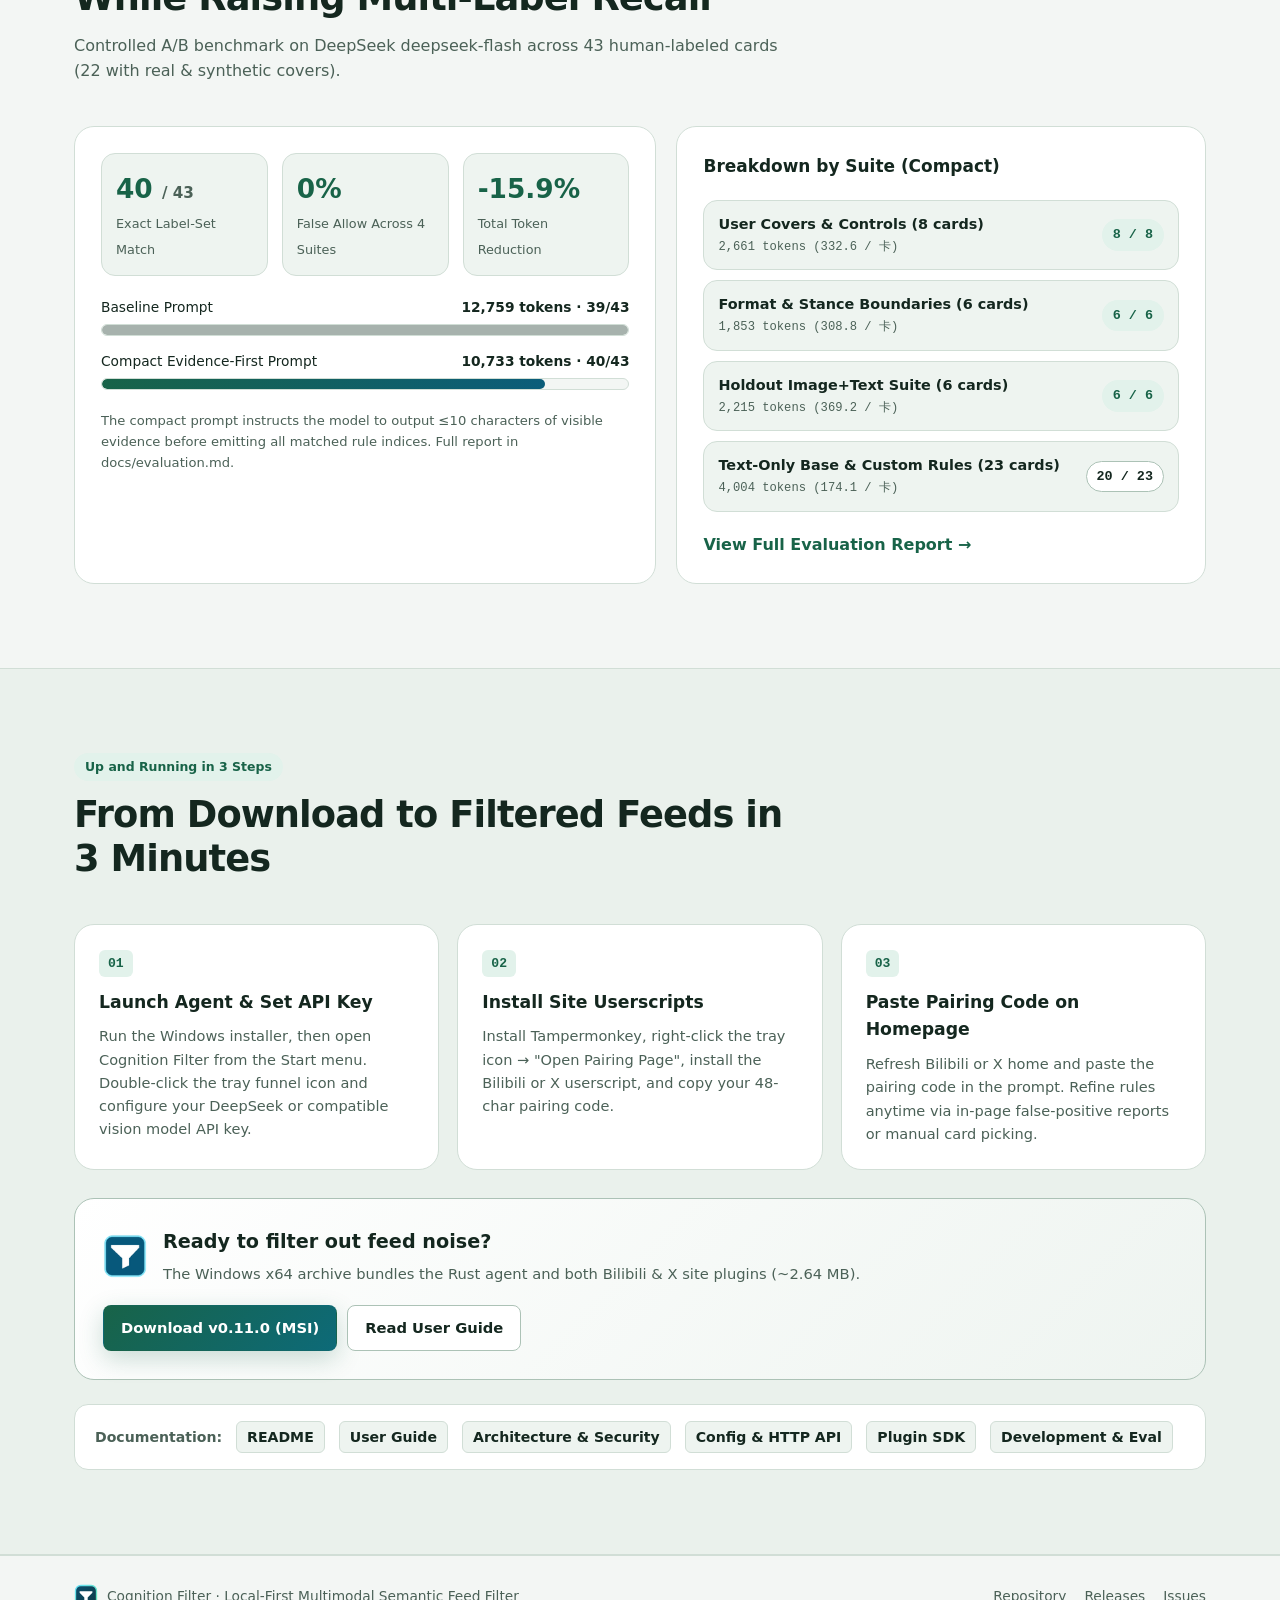
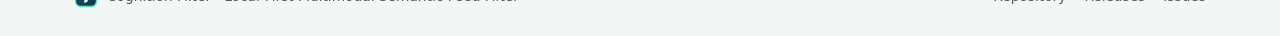
<file: website/index.html>
<!doctype html>
<html lang="zh-CN" data-theme="dark">
<head>
  <meta charset="utf-8">
  <meta name="viewport" content="width=device-width, initial-scale=1">
  <title data-i18n="meta.title">认知滤网 Cognition Filter · 本地优先的多模态网页语义过滤工具</title>
  <meta name="description" content="认知滤网（Cognition Filter）：本地 Rust Agent + 站点 DLL 插件 + 油猴脚本，结合视觉大模型对 B 站、X 等信息流卡片先遮盖、后判定，把信息流还给自己。">
  <meta property="og:type" content="website">
  <meta property="og:title" content="认知滤网 Cognition Filter">
  <meta property="og:description" content="本地优先的多模态网页语义过滤工具：先遮盖、后判定，结合标题、作者与封面语义过滤信息流噪音。">
  <meta property="og:url" content="https://lightsing.github.io/cognition-filter/">
  <link rel="icon" type="image/svg+xml" href="assets/logo.svg">
  <link rel="alternate icon" type="image/png" href="assets/tray-icon.png">
  <link rel="stylesheet" href="styles.css">
  <script defer src="app.js"></script>
</head>
<body>
  <a class="skip-link" href="#main" data-i18n="a11y.skip">跳到主要内容</a>

  <div class="ambient-bg" aria-hidden="true">
    <div class="ambient-orb orb-1"></div>
    <div class="ambient-orb orb-2"></div>
    <div class="ambient-grid"></div>
  </div>

  <header class="site-header">
    <div class="container header-inner">
      <a class="brand" href="#top">
        <img class="brand-logo" src="assets/logo.svg" alt="" width="34" height="34">
        <span class="brand-copy">
          <strong data-i18n="brand.name">认知滤网</strong>
          <span class="brand-en">Cognition Filter</span>
        </span>
        <span class="version-pill">v0.11.0</span>
      </a>

      <nav class="main-nav" aria-label="Primary">
        <a href="#features" data-i18n="nav.features">核心特性</a>
        <a href="#architecture" data-i18n="nav.architecture">架构与安全</a>
        <a href="#plugins" data-i18n="nav.plugins">站点插件</a>
        <a href="#webui" data-i18n="nav.webui">本地 WebUI</a>
        <a href="#eval" data-i18n="nav.eval">实测数据</a>
        <a href="#quickstart" data-i18n="nav.quickstart">快速开始</a>
      </nav>

      <div class="header-actions">
        <button id="lang-toggle" class="icon-btn" type="button" aria-label="Switch language">
          <span class="btn-label" id="lang-label">EN</span>
        </button>
        <button id="theme-toggle" class="icon-btn" type="button" aria-label="Toggle theme" title="Toggle theme">
          <svg class="icon-sun" viewBox="0 0 24 24" width="18" height="18" fill="none" stroke="currentColor" stroke-width="2" aria-hidden="true">
            <circle cx="12" cy="12" r="4"/>
            <path d="M12 2v2m0 16v2M4.93 4.93l1.41 1.41m11.32 11.32l1.41 1.41M2 12h2m16 0h2M4.93 19.07l1.41-1.41m11.32-11.32l1.41-1.41"/>
          </svg>
          <svg class="icon-moon" viewBox="0 0 24 24" width="18" height="18" fill="none" stroke="currentColor" stroke-width="2" aria-hidden="true">
            <path d="M21 12.79A9 9 0 1 1 11.21 3 7 7 0 0 0 21 12.79z"/>
          </svg>
        </button>
        <a class="gh-btn" href="https://github.com/lightsing/cognition-filter" target="_blank" rel="noopener noreferrer">
          <svg viewBox="0 0 24 24" width="17" height="17" fill="currentColor" aria-hidden="true">
            <path d="M12 2C6.477 2 2 6.484 2 12.017c0 4.425 2.865 8.18 6.839 9.504.5.092.682-.217.682-.483 0-.237-.008-.868-.013-1.703-2.782.605-3.369-1.343-3.369-1.343-.454-1.158-1.11-1.466-1.11-1.466-.908-.62.069-.608.069-.608 1.003.07 1.53 1.032 1.53 1.032.892 1.53 2.341 1.088 2.91.832.092-.647.35-1.088.636-1.338-2.22-.253-4.555-1.113-4.555-4.951 0-1.093.39-1.988 1.029-2.688-.103-.253-.446-1.272.098-2.65 0 0 .84-.27 2.75 1.026A9.564 9.564 0 0 1 12 6.844a9.59 9.59 0 0 1 2.504.337c1.909-1.296 2.747-1.027 2.747-1.027.546 1.379.202 2.398.1 2.651.64.7 1.028 1.595 1.028 2.688 0 3.848-2.339 4.695-4.566 4.943.359.309.678.92.678 1.855 0 1.338-.012 2.419-.012 2.747 0 .268.18.58.688.482A10.02 10.02 0 0 0 22 12.017C22 6.484 17.522 2 12 2z"/>
          </svg>
          <span>GitHub</span>
        </a>
        <button id="menu-toggle" class="icon-btn mobile-only" type="button" aria-label="Toggle navigation" aria-expanded="false">
          <svg viewBox="0 0 24 24" width="20" height="20" fill="none" stroke="currentColor" stroke-width="2" aria-hidden="true">
            <path d="M4 7h16M4 12h16M4 17h16"/>
          </svg>
        </button>
      </div>
    </div>
    <div id="mobile-drawer" class="mobile-drawer" hidden>
      <a href="#features" data-i18n="nav.features">核心特性</a>
      <a href="#architecture" data-i18n="nav.architecture">架构与安全</a>
      <a href="#plugins" data-i18n="nav.plugins">站点插件</a>
      <a href="#webui" data-i18n="nav.webui">本地 WebUI</a>
      <a href="#eval" data-i18n="nav.eval">实测数据</a>
      <a href="#quickstart" data-i18n="nav.quickstart">快速开始</a>
    </div>
  </header>

  <main id="main">
    <!-- Hero Section -->
    <section id="top" class="hero">
      <div class="container hero-grid">
        <div class="hero-copy">
          <div class="eyebrow">
            <span class="pulse-dot" aria-hidden="true"></span>
            <span data-i18n="hero.eyebrow">Rust 本地 Agent · 多模态视觉语义 · 先遮盖后判定</span>
          </div>
          <h1 class="hero-title" data-i18n="hero.title">
            在污染视线前，<br>把信息流还给自己。
          </h1>
          <p class="hero-desc" data-i18n="hero.desc">
            <strong>认知滤网（Cognition Filter）</strong>通过「本地 Rust Agent + 站点 DLL 插件 + 油猴脚本」协同工作。卡片出现即施加占位遮罩，综合标题、作者与封面视觉语义判定——精准拦截情绪挑动与截图搬运视频，Cookie 与 API Key 始终留在你的电脑。
          </p>

          <div class="hero-cta">
            <a class="btn btn-primary" href="https://github.com/lightsing/cognition-filter/releases/download/v0.11.0/cognition-filter-v0.11.0-windows-x64.msi">
              <svg viewBox="0 0 24 24" width="18" height="18" fill="none" stroke="currentColor" stroke-width="2.2" aria-hidden="true">
                <path d="M21 15v4a2 2 0 0 1-2 2H5a2 2 0 0 1-2-2v-4M7 10l5 5 5-5M12 15V3"/>
              </svg>
              <span data-i18n="hero.download">下载 Windows 版 v0.11.0</span>
            </a>
            <a class="btn btn-secondary" href="#quickstart" data-i18n="hero.quickstart">5 分钟快速上手</a>
            <a class="btn btn-ghost" href="https://github.com/lightsing/cognition-filter/releases/tag/v0.11.0" target="_blank" rel="noopener noreferrer" data-i18n="hero.releaseNotes">Release 说明</a>
          </div>

          <dl class="hero-metrics">
            <div class="hero-metric">
              <dt data-i18n="hero.metric1Label">实测完整标签命中</dt>
              <dd>40 / 43 <span class="metric-sub" data-i18n="hero.metric1Sub">0% 漏放误行</span></dd>
            </div>
            <div class="hero-metric">
              <dt data-i18n="hero.metric2Label">紧凑提示词省流</dt>
              <dd>-15.9% <span class="metric-sub" data-i18n="hero.metric2Sub">+ 站点 KV 前缀预热</span></dd>
            </div>
            <div class="hero-metric">
              <dt data-i18n="hero.metric3Label">隐私与安全边界</dt>
              <dd>127.0.0.1 <span class="metric-sub" data-i18n="hero.metric3Sub">HMAC 双向配对</span></dd>
            </div>
          </dl>
        </div>

        <!-- Interactive Live Demo Sandbox -->
        <div class="hero-demo" aria-label="Interactive filtering demonstration">
          <div class="demo-chrome">
            <div class="demo-dots" aria-hidden="true">
              <span></span><span></span><span></span>
            </div>
            <div class="demo-tabs" role="tablist" aria-label="Site preview tabs">
              <button class="demo-tab is-active" type="button" role="tab" aria-selected="true" data-site="bilibili" data-i18n="demo.tabBili">哔哩哔哩首页</button>
              <button class="demo-tab" type="button" role="tab" aria-selected="false" data-site="x" data-i18n="demo.tabX">X 首页时间线</button>
            </div>
            <button id="replay-demo" class="replay-btn" type="button">
              <svg viewBox="0 0 24 24" width="14" height="14" fill="none" stroke="currentColor" stroke-width="2.2" aria-hidden="true">
                <path d="M3 12a9 9 0 1 0 3-6.7L3 8m0-5v5h5"/>
              </svg>
              <span data-i18n="demo.replay">重放过滤流程</span>
            </button>
          </div>

          <div class="demo-status-bar">
            <span class="demo-status-pill">
              <span class="status-dot"></span>
              <span id="demo-pipeline-text" data-i18n="demo.statusReady">已配对本地 Agent · 3 组规则生效中</span>
            </span>
            <span class="demo-hint" data-i18n="demo.hint">点击遮罩卡片的「仍要查看」体验误杀反馈</span>
          </div>

          <div id="demo-feed" class="demo-feed"></div>
        </div>
      </div>
    </section>

    <!-- Core Features Section -->
    <section id="features" class="section">
      <div class="container">
        <div class="section-head">
          <span class="section-tag" data-i18n="features.tag">为什么不是关键词屏蔽</span>
          <h2 data-i18n="features.title">真正读懂封面与语境的四重机制</h2>
          <p data-i18n="features.lead">关键词正则无法分辨「制造对立」与「理性辟谣」，也看不见封面上满屏的聊天与回答截图。认知滤网从呈现机制到规则进化全面重构过滤体验。</p>
        </div>

        <div class="bento-grid">
          <article class="bento-card bento-wide">
            <div class="bento-icon icon-shield" aria-hidden="true">
              <svg viewBox="0 0 24 24" width="24" height="24" fill="none" stroke="currentColor" stroke-width="2">
                <path d="M12 22s8-4 8-10V5l-8-3-8 3v7c0 6 8 10 8 10z"/>
                <path d="m9 12 2 2 4-4"/>
              </svg>
            </div>
            <h3 data-i18n="features.f1Title">先遮盖，后判定 · 零闪屏护眼盾</h3>
            <p data-i18n="features.f1Desc">卡片进入 DOM 瞬间施加不透明占位，靠近视口的卡片优先排队送审，明确放行后才显露内容。封面懒加载期间（最多等待 5 秒）不占送审并发名额，证据不足或超时的卡片保持待判定，绝不「先闪现再隐藏」。</p>
            <div class="pill-row">
              <span>document-start 注入</span>
              <span>30px 高斯模糊</span>
              <span>节点复用世代校验</span>
            </div>
          </article>

          <article class="bento-card">
            <div class="bento-icon icon-vision" aria-hidden="true">
              <svg viewBox="0 0 24 24" width="24" height="24" fill="none" stroke="currentColor" stroke-width="2">
                <path d="M2 12s3.5-7 10-7 10 7 10 7-3.5 7-10 7-10-7-10-7Z"/>
                <circle cx="12" cy="12" r="3"/>
              </svg>
            </div>
            <h3 data-i18n="features.f2Title">标题、昵称与封面联合判断</h3>
            <p data-i18n="features.f2Desc">合看标题/正文、作者昵称和缩略图（X 支持最多 4 张配图与视频海报），自然语言编写「命中要点」与「保留例外」，一眼区分实拍科普与网帖截图搬运。</p>
          </article>

          <article class="bento-card">
            <div class="bento-icon icon-loop" aria-hidden="true">
              <svg viewBox="0 0 24 24" width="24" height="24" fill="none" stroke="currentColor" stroke-width="2">
                <path d="M21 12a9 9 0 0 0-9-9 9.75 9.75 0 0 0-6.74 2.74L3 8"/>
                <path d="M3 3v5h5m-5 4a9 9 0 0 0 9 9 9.75 9.75 0 0 0 6.74-2.74L21 16"/>
                <path d="M16 16h5v5"/>
              </svg>
            </div>
            <h3 data-i18n="features.f3Title">误杀反思与选卡屏蔽闭环</h3>
            <p data-i18n="features.f3Desc">展开命中卡片点击「反馈误杀」，或通过油猴菜单「选择卡片进行屏蔽」，模型会自动提炼可泛化的视觉与文本边界，生成可编辑的例外或命中要点写入规则组。</p>
          </article>

          <article class="bento-card bento-wide">
            <div class="bento-icon icon-bolt" aria-hidden="true">
              <svg viewBox="0 0 24 24" width="24" height="24" fill="none" stroke="currentColor" stroke-width="2">
                <path d="M13 2 3 14h9l-1 8 10-12h-9l1-8z"/>
              </svg>
            </div>
            <h3 data-i18n="features.f4Title">按站点前缀预热 + 三级缓存与并发调度</h3>
            <p data-i18n="features.f4Desc">使用 DeepSeek 等兼容接口时，Agent 为每个启用站点独立预热「全局 + 本站规则」KV Cache 前缀，逐卡判定从规则确认轮次直接分叉；叠加 24 小时 1,024 条内存判定缓存与页面缓存读图，大幅压低 Token 成本与网络延迟。</p>
            <div class="pill-row">
              <span>站点级 KV Cache 预热</span>
              <span>1024 条 / 24h 内存缓存</span>
              <span>429 共享冷却指数退避</span>
            </div>
          </article>
        </div>
      </div>
    </section>

    <!-- Architecture & Security Section -->
    <section id="architecture" class="section section-alt">
      <div class="container">
        <div class="section-head">
          <span class="section-tag" data-i18n="arch.tag">工程架构与隐私边界</span>
          <h2 data-i18n="arch.title">点击任意链路节点，查看安全与并发设计</h2>
          <p data-i18n="arch.lead">所有敏感凭证与账号状态严格隔离。浏览器 Cookie 不出页面，API Key 不出本机。</p>
        </div>

        <div class="arch-pipeline" role="tablist" aria-label="Architecture stages">
          <button class="arch-node is-active" type="button" role="tab" aria-selected="true" data-stage="userscript">
            <span class="node-step">01</span>
            <strong data-i18n="arch.s1Title">浏览器油猴脚本</strong>
            <span class="node-sub" data-i18n="arch.s1Sub">DOM 遮罩与页面读图</span>
          </button>
          <div class="arch-arrow" aria-hidden="true">→</div>
          <button class="arch-node" type="button" role="tab" aria-selected="false" data-stage="discovery">
            <span class="node-step">02</span>
            <strong data-i18n="arch.s2Title">端口发现与配对</strong>
            <span class="node-sub" data-i18n="arch.s2Sub">LCG 序列 + HMAC 校验</span>
          </button>
          <div class="arch-arrow" aria-hidden="true">→</div>
          <button class="arch-node" type="button" role="tab" aria-selected="false" data-stage="agent">
            <span class="node-step">03</span>
            <strong data-i18n="arch.s3Title">Rust 本地 Agent</strong>
            <span class="node-sub" data-i18n="arch.s3Sub">调度、缓存与 SSRF 守卫</span>
          </button>
          <div class="arch-arrow" aria-hidden="true">→</div>
          <button class="arch-node" type="button" role="tab" aria-selected="false" data-stage="model">
            <span class="node-step">04</span>
            <strong data-i18n="arch.s4Title">视觉大模型 API</strong>
            <span class="node-sub" data-i18n="arch.s4Sub">KV 预热与结构化输出</span>
          </button>
        </div>

        <div id="arch-detail" class="arch-detail"></div>
      </div>
    </section>

    <!-- Site Plugins & SDK Section -->
    <section id="plugins" class="section">
      <div class="container">
        <div class="section-head">
          <span class="section-tag" data-i18n="plugins.tag">原生 DLL 插件架构 v1</span>
          <h2 data-i18n="plugins.title">开箱即用双站点，几分钟扩展任意信息流</h2>
          <p data-i18n="plugins.lead">每个网站封装为自包含的原生动态库（内嵌清单 JSON 与油猴脚本模板），支持 WebUI 热重载、独立并发额度与站点专属规则。</p>
        </div>

        <div class="plugins-layout">
          <div class="site-cards-col">
            <article class="site-card">
              <div class="site-card-head">
                <div class="site-badge badge-bili">bilibili</div>
                <div>
                  <h3 data-i18n="plugins.biliName">哔哩哔哩首页</h3>
                  <span class="site-meta">cf_site_bilibili.dll · DLL v0.8.0 · Script v0.7.0</span>
                </div>
              </div>
              <ul class="site-features">
                <li data-i18n="plugins.biliF1">优先直读页面已渲染封面缩略图，失败后匿名跨域缓存读取，最终兜底 Agent 白名单 CDN 下载（i0/i1/i2.hdslb.com）。</li>
                <li data-i18n="plugins.biliF2">本机识别并跳过广告位与直播间；内置「网帖、问答和评论截图转视频」专属规则。</li>
                <li data-i18n="plugins.biliF3">可选开启对命中卡片自动点击「内容不感兴趣」，联动账号原生推荐反馈。</li>
              </ul>
            </article>

            <article class="site-card">
              <div class="site-card-head">
                <div class="site-badge badge-x">X</div>
                <div>
                  <h3 data-i18n="plugins.xName">X 首页时间线</h3>
                  <span class="site-meta">cf_site_x.dll · DLL &amp; Script v0.2.0</span>
                </div>
              </div>
              <ul class="site-features">
                <li data-i18n="plugins.xF1">支持「为你推荐」与「正在关注」时间线，自动跳过推广广告与非首页路由。</li>
                <li data-i18n="plugins.xF2">提取作者与最多 8,192 个 UTF-16 单元可见正文，支持纯文字帖及最多 4 张配图/视频静态预览。</li>
                <li data-i18n="plugins.xF3">与 B 站共享全局规则同时享有独立的站点规则、前缀预热、缓存与用量统计。</li>
              </ul>
            </article>
          </div>

          <div class="sdk-workbench">
            <div class="workbench-head">
              <div class="code-tabs" role="tablist" aria-label="SDK Code examples">
                <button class="code-tab is-active" type="button" data-code="manifest">site.json</button>
                <button class="code-tab" type="button" data-code="rust">Rust SDK</button>
                <button class="code-tab" type="button" data-code="cabi">C ABI (cf_site.h)</button>
                <button class="code-tab" type="button" data-code="userscript">Userscript</button>
              </div>
              <button id="copy-code" class="copy-code-btn" type="button" data-i18n="sdk.copy">复制片段</button>
            </div>
            <pre class="code-block"><code id="sdk-code"></code></pre>
            <div class="workbench-foot">
              <span data-i18n="sdk.foot">编译后放入 plugins/ 目录，在 WebUI 点击「发现新插件」即可生效，支持热重载且校验失败自动回退。</span>
              <a href="https://github.com/lightsing/cognition-filter/blob/main/docs/site-plugins.md" target="_blank" rel="noopener noreferrer" data-i18n="sdk.docsLink">阅读插件接口文档 →</a>
            </div>
          </div>
        </div>
      </div>
    </section>

    <!-- Local WebUI Interactive Preview -->
    <section id="webui" class="section section-alt">
      <div class="container">
        <div class="section-head">
          <span class="section-tag" data-i18n="webui.tag">自带双语本地控制台</span>
          <h2 data-i18n="webui.title">从规则编排到 Token 归因，一切尽在掌握</h2>
          <p data-i18n="webui.lead">双击 Windows 托盘漏斗图标即可打开本地 WebUI，支持简体中文 / English 实时切换与深浅色自适应。</p>
        </div>

        <div class="webui-frame">
          <div class="webui-topbar">
            <div class="webui-brand">
              <span class="webui-mark" aria-hidden="true"></span>
              <span>Cognition Filter</span>
              <span class="webui-host">127.0.0.1:17321</span>
            </div>
            <div class="webui-nav" role="tablist" aria-label="WebUI screens">
              <button class="webui-tab is-active" type="button" data-screen="rules" data-i18n="webui.tabRules">过滤规则</button>
              <button class="webui-tab" type="button" data-screen="stats" data-i18n="webui.tabStats">过滤统计</button>
              <button class="webui-tab" type="button" data-screen="plugins" data-i18n="webui.tabPlugins">站点插件</button>
              <button class="webui-tab" type="button" data-screen="pairing" data-i18n="webui.tabPairing">浏览器配对</button>
            </div>
          </div>
          <div id="webui-viewport" class="webui-viewport"></div>
        </div>
      </div>
    </section>

    <!-- Evaluation Benchmark Section -->
    <section id="eval" class="section">
      <div class="container">
        <div class="section-head">
          <span class="section-tag" data-i18n="eval.tag">真实模型实测验证</span>
          <h2 data-i18n="eval.title">先写依据再输出标签，准确率更高、Token 更省</h2>
          <p data-i18n="eval.lead">基于 DeepSeek deepseek-flash 对 43 张人工标注卡片（含 22 张真实封面与合成对照）进行的对照组实测结果。</p>
        </div>

        <div class="eval-grid">
          <div class="eval-summary-card">
            <div class="eval-stat-pair">
              <div class="eval-stat">
                <span class="eval-num">40 <small>/ 43</small></span>
                <span class="eval-label" data-i18n="eval.exact">完整标签精确匹配</span>
              </div>
              <div class="eval-stat">
                <span class="eval-num">0%</span>
                <span class="eval-label" data-i18n="eval.falseAllow">四个测试集漏放率</span>
              </div>
              <div class="eval-stat">
                <span class="eval-num">-15.9%</span>
                <span class="eval-label" data-i18n="eval.tokenDrop">总 Token 消耗降幅</span>
              </div>
            </div>

            <div class="eval-compare-bars">
              <div class="bar-group">
                <div class="bar-label">
                  <span data-i18n="eval.barBase">对照版提示词 (Baseline)</span>
                  <strong>12,759 tokens · 39/43</strong>
                </div>
                <div class="bar-track"><div class="bar-fill bar-muted" style="width: 100%"></div></div>
              </div>
              <div class="bar-group">
                <div class="bar-label">
                  <span data-i18n="eval.barCompact">精简依据版提示词 (Compact)</span>
                  <strong>10,733 tokens · 40/43</strong>
                </div>
                <div class="bar-track"><div class="bar-fill bar-accent" style="width: 84.1%"></div></div>
              </div>
            </div>

            <p class="eval-footnote" data-i18n="eval.footnote">注：精简版要求模型先用 ≤10 字写出可见依据，再输出全部命中规则编号，显著提升了多标签组合的召回表现。完整报告见 docs/evaluation.md。</p>
          </div>

          <div class="eval-suites-card">
            <h3 data-i18n="eval.suiteHeading">分测试集表现（Compact 最终版）</h3>
            <div class="suite-list">
              <div class="suite-item">
                <div class="suite-meta">
                  <strong data-i18n="eval.s1Name">用户封面与保留对照 (8 张)</strong>
                  <span class="suite-tokens">2,661 tokens (332.6 / 卡)</span>
                </div>
                <span class="suite-score score-perfect">8 / 8</span>
              </div>
              <div class="suite-item">
                <div class="suite-meta">
                  <strong data-i18n="eval.s2Name">形式与立场边界 (6 张)</strong>
                  <span class="suite-tokens">1,853 tokens (308.8 / 卡)</span>
                </div>
                <span class="suite-score score-perfect">6 / 6</span>
              </div>
              <div class="suite-item">
                <div class="suite-meta">
                  <strong data-i18n="eval.s3Name">保留图文验证集 (6 张)</strong>
                  <span class="suite-tokens">2,215 tokens (369.2 / 卡)</span>
                </div>
                <span class="suite-score score-perfect">6 / 6</span>
              </div>
              <div class="suite-item">
                <div class="suite-meta">
                  <strong data-i18n="eval.s4Name">无图基础与自定义规则 (23 张)</strong>
                  <span class="suite-tokens">4,004 tokens (174.1 / 卡)</span>
                </div>
                <span class="suite-score">20 / 23</span>
              </div>
            </div>
            <a class="text-link" href="https://github.com/lightsing/cognition-filter/blob/main/docs/evaluation.md" target="_blank" rel="noopener noreferrer" data-i18n="eval.reportLink">查看完整实测与误差分析 →</a>
          </div>
        </div>
      </div>
    </section>

    <!-- Quick Start & Docs Section -->
    <section id="quickstart" class="section section-alt">
      <div class="container">
        <div class="section-head">
          <span class="section-tag" data-i18n="start.tag">三步开启清净浏览</span>
          <h2 data-i18n="start.title">从下载到完成配对，只需 3 分钟</h2>
        </div>

        <ol class="steps-grid">
          <li class="step-card">
            <span class="step-badge">01</span>
            <h3 data-i18n="start.step1Title">启动 Agent 并填写密钥</h3>
            <p data-i18n="start.step1Desc">运行 Windows 安装包，然后从开始菜单打开 Cognition Filter。双击任务栏托盘漏斗图标打开配置页，填入 DeepSeek 或任意兼容视觉模型的 API Key。</p>
          </li>
          <li class="step-card">
            <span class="step-badge">02</span>
            <h3 data-i18n="start.step2Title">安装站点油猴脚本</h3>
            <p data-i18n="start.step2Desc">在浏览器安装 Tampermonkey，右键托盘选择「打开配对页」，点击安装「哔哩哔哩首页」或「X 首页时间线」脚本，并复制 48 位本机配对码。</p>
          </li>
          <li class="step-card">
            <span class="step-badge">03</span>
            <h3 data-i18n="start.step3Title">刷新首页粘贴配对码</h3>
            <p data-i18n="start.step3Desc">打开 B 站或 X 首页并刷新，在首次弹窗粘贴本机配对码即可开始过滤。支持随时在网页内点击「反馈误杀」或「选卡屏蔽」持续调优。</p>
          </li>
        </ol>

        <div class="cta-banner">
          <div class="cta-banner-copy">
            <div class="cta-banner-brand">
              <img src="assets/tray-icon.png" alt="Cognition Filter tray icon" width="44" height="44">
              <div>
                <h3 data-i18n="cta.title">准备好过滤信息流噪音了吗？</h3>
                <p data-i18n="cta.desc">Windows x64 发布包已内置 Rust Agent 主程序与 B 站、X 双站点插件（约 2.64 MB）。</p>
              </div>
            </div>
          </div>
          <div class="cta-banner-actions">
            <a class="btn btn-primary" href="https://github.com/lightsing/cognition-filter/releases/download/v0.11.0/cognition-filter-v0.11.0-windows-x64.msi">
              <span data-i18n="cta.download">立即下载 v0.11.0 (MSI)</span>
            </a>
            <a class="btn btn-secondary" href="https://github.com/lightsing/cognition-filter/blob/main/docs/user-guide.md" target="_blank" rel="noopener noreferrer" data-i18n="cta.guide">阅读用户手册</a>
          </div>
        </div>

        <div class="docs-strip">
          <span class="docs-label" data-i18n="docs.label">完整文档导航：</span>
          <a href="https://github.com/lightsing/cognition-filter/blob/main/README.md" target="_blank" rel="noopener noreferrer">README</a>
          <a href="https://github.com/lightsing/cognition-filter/blob/main/docs/user-guide.md" target="_blank" rel="noopener noreferrer" data-i18n="docs.userGuide">用户使用手册</a>
          <a href="https://github.com/lightsing/cognition-filter/blob/main/docs/architecture.md" target="_blank" rel="noopener noreferrer" data-i18n="docs.arch">系统架构与安全</a>
          <a href="https://github.com/lightsing/cognition-filter/blob/main/docs/configuration.md" target="_blank" rel="noopener noreferrer" data-i18n="docs.config">配置与 HTTP API</a>
          <a href="https://github.com/lightsing/cognition-filter/blob/main/docs/site-plugins.md" target="_blank" rel="noopener noreferrer" data-i18n="docs.plugins">站点插件开发</a>
          <a href="https://github.com/lightsing/cognition-filter/blob/main/docs/development.md" target="_blank" rel="noopener noreferrer" data-i18n="docs.dev">开发与评测</a>
        </div>
      </div>
    </section>
  </main>

  <footer class="site-footer">
    <div class="container footer-inner">
      <div class="footer-brand">
        <img src="assets/logo.svg" alt="" width="24" height="24">
        <span data-i18n="footer.copy">认知滤网 Cognition Filter · 本地优先的多模态网页语义过滤工具</span>
      </div>
      <div class="footer-links">
        <a href="https://github.com/lightsing/cognition-filter" target="_blank" rel="noopener noreferrer">Repository</a>
        <a href="https://github.com/lightsing/cognition-filter/releases" target="_blank" rel="noopener noreferrer">Releases</a>
        <a href="https://github.com/lightsing/cognition-filter/issues" target="_blank" rel="noopener noreferrer">Issues</a>
      </div>
    </div>
  </footer>
</body>
</html>
</file>
<file: styles.css>
:root {
  --bg: #071012;
  --bg-alt: #0b1619;
  --surface: #102025;
  --surface-2: #152930;
  --surface-glass: rgba(16, 32, 37, 0.78);
  --text: #eaf4f0;
  --text-muted: #93b0a7;
  --line: rgba(112, 224, 188, 0.16);
  --line-strong: rgba(112, 224, 188, 0.34);
  --accent: #5ee3a8;
  --accent-hover: #7cf0bd;
  --accent-2: #5ee3f7;
  --accent-soft: rgba(94, 227, 168, 0.13);
  --on-accent: #052018;
  --danger: #ff8c82;
  --danger-soft: rgba(255, 140, 130, 0.14);
  --warn: #f4bf62;
  --warn-soft: rgba(244, 191, 98, 0.14);
  --shadow: 0 24px 64px rgba(0, 0, 0, 0.48);
  --shadow-sm: 0 6px 20px rgba(0, 0, 0, 0.28);
  --radius-sm: 8px;
  --radius-md: 14px;
  --radius-lg: 20px;
  --font-sans: -apple-system, BlinkMacSystemFont, "Segoe UI", "PingFang SC", "Hiragino Sans GB", "Microsoft YaHei", system-ui, sans-serif;
  --font-mono: ui-monospace, "Cascadia Mono", "SFMono-Regular", Consolas, "Liberation Mono", Menlo, monospace;
}

[data-theme="light"] {
  --bg: #f3f6f4;
  --bg-alt: #eaf1ec;
  --surface: #ffffff;
  --surface-2: #eef4f0;
  --surface-glass: rgba(255, 255, 255, 0.85);
  --text: #14271f;
  --text-muted: #4b6157;
  --line: #d1ded6;
  --line-strong: #acc2b6;
  --accent: #186348;
  --accent-hover: #124e38;
  --accent-2: #0b5d7a;
  --accent-soft: #e2f2eb;
  --on-accent: #ffffff;
  --danger: #b42318;
  --danger-soft: #fdeceb;
  --warn: #9a5b08;
  --warn-soft: #fef4e2;
  --shadow: 0 20px 50px rgba(16, 40, 29, 0.08);
  --shadow-sm: 0 4px 16px rgba(16, 40, 29, 0.05);
}

*, *::before, *::after {
  box-sizing: border-box;
}

html {
  scroll-behavior: smooth;
}

body {
  margin: 0;
  font-family: var(--font-sans);
  font-size: 16px;
  line-height: 1.6;
  color: var(--text);
  background: var(--bg);
  -webkit-font-smoothing: antialiased;
  overflow-x: clip;
}

code, pre {
  font-family: var(--font-mono);
}

a {
  color: inherit;
}

button {
  font: inherit;
  color: inherit;
}

.skip-link {
  position: absolute;
  left: -9999px;
  top: 10px;
  z-index: 200;
  padding: 8px 14px;
  border-radius: var(--radius-sm);
  background: var(--accent);
  color: var(--on-accent);
  font-weight: 700;
  text-decoration: none;
}

.skip-link:focus {
  left: 14px;
}

.container {
  max-width: 1180px;
  margin: 0 auto;
  padding: 0 24px;
}

/* Ambient Background */
.ambient-bg {
  position: fixed;
  inset: 0;
  z-index: -1;
  pointer-events: none;
  overflow: hidden;
}

.ambient-orb {
  position: absolute;
  border-radius: 50%;
  filter: blur(110px);
  opacity: 0.28;
}

[data-theme="light"] .ambient-orb {
  opacity: 0.16;
}

.orb-1 {
  width: 620px;
  height: 620px;
  top: -180px;
  left: -120px;
  background: radial-gradient(circle, var(--accent-2), transparent 70%);
}

.orb-2 {
  width: 560px;
  height: 560px;
  top: 140px;
  right: -140px;
  background: radial-gradient(circle, var(--accent), transparent 70%);
}

.ambient-grid {
  position: absolute;
  inset: 0;
  background-image:
    linear-gradient(var(--line) 1px, transparent 1px),
    linear-gradient(90deg, var(--line) 1px, transparent 1px);
  background-size: 56px 56px;
  mask-image: radial-gradient(ellipse 75% 55% at 50% 15%, #000 35%, transparent 100%);
  opacity: 0.45;
}

/* Header */
.site-header {
  position: sticky;
  top: 0;
  z-index: 100;
  backdrop-filter: blur(16px);
  -webkit-backdrop-filter: blur(16px);
  background: var(--surface-glass);
  border-bottom: 1px solid var(--line);
}

.header-inner {
  display: flex;
  align-items: center;
  justify-content: space-between;
  gap: 16px;
  min-height: 68px;
}

.brand {
  display: inline-flex;
  align-items: center;
  gap: 10px;
  text-decoration: none;
  min-width: 0;
}

.brand-logo {
  border-radius: 9px;
  flex-shrink: 0;
}

.brand-copy {
  display: flex;
  align-items: baseline;
  gap: 8px;
  flex-wrap: wrap;
}

.brand-copy strong {
  font-size: 1.04rem;
  font-weight: 750;
  letter-spacing: -0.02em;
}

.brand-en {
  font-size: 0.85rem;
  color: var(--text-muted);
  font-weight: 500;
}

.version-pill {
  padding: 2px 8px;
  border-radius: 999px;
  border: 1px solid var(--line-strong);
  background: var(--accent-soft);
  color: var(--accent);
  font-family: var(--font-mono);
  font-size: 0.74rem;
  font-weight: 700;
}

.main-nav {
  display: flex;
  align-items: center;
  gap: 4px;
}

.main-nav a {
  padding: 6px 12px;
  border-radius: var(--radius-sm);
  font-size: 0.9rem;
  font-weight: 550;
  color: var(--text-muted);
  text-decoration: none;
  transition: color 0.15s ease, background-color 0.15s ease;
  white-space: nowrap;
}

.main-nav a:hover {
  color: var(--text);
  background: var(--accent-soft);
}

.header-actions {
  display: flex;
  align-items: center;
  gap: 8px;
}

.icon-btn,
.gh-btn {
  display: inline-flex;
  align-items: center;
  justify-content: center;
  gap: 6px;
  height: 36px;
  padding: 0 11px;
  border-radius: var(--radius-sm);
  border: 1px solid var(--line-strong);
  background: var(--surface);
  color: var(--text);
  font-size: 0.84rem;
  font-weight: 650;
  cursor: pointer;
  text-decoration: none;
  transition: border-color 0.15s ease, background-color 0.15s ease, transform 0.15s ease;
}

.icon-btn:hover,
.gh-btn:hover {
  border-color: var(--accent);
  background: var(--surface-2);
}

[data-theme="dark"] .icon-sun { display: block; }
[data-theme="dark"] .icon-moon { display: none; }
[data-theme="light"] .icon-sun { display: none; }
[data-theme="light"] .icon-moon { display: block; }

.mobile-only {
  display: none;
}

.mobile-drawer {
  display: flex;
  flex-direction: column;
  gap: 4px;
  padding: 10px 24px 16px;
  border-top: 1px solid var(--line);
  background: var(--surface);
}

.mobile-drawer[hidden] {
  display: none;
}

.mobile-drawer a {
  padding: 9px 12px;
  border-radius: var(--radius-sm);
  text-decoration: none;
  font-weight: 600;
  color: var(--text-muted);
}

.mobile-drawer a:hover {
  background: var(--accent-soft);
  color: var(--text);
}

/* Buttons */
.btn {
  display: inline-flex;
  align-items: center;
  justify-content: center;
  gap: 8px;
  min-height: 44px;
  padding: 10px 17px;
  border-radius: var(--radius-sm);
  border: 1px solid transparent;
  font-size: 0.92rem;
  font-weight: 650;
  text-decoration: none;
  white-space: nowrap;
  cursor: pointer;
  transition: transform 0.15s ease, background-color 0.15s ease, border-color 0.15s ease, box-shadow 0.15s ease;
}

.btn:hover {
  transform: translateY(-1px);
}

.btn-primary {
  background: linear-gradient(135deg, var(--accent), var(--accent-2));
  color: #052018;
  box-shadow: 0 8px 28px rgba(94, 227, 168, 0.25);
}

[data-theme="light"] .btn-primary {
  background: linear-gradient(135deg, #186348, #0d6a78);
  color: #ffffff;
  box-shadow: 0 8px 24px rgba(24, 99, 72, 0.22);
}

.btn-primary:hover {
  filter: brightness(1.06);
}

.btn-secondary {
  background: var(--surface);
  border-color: var(--line-strong);
  color: var(--text);
}

.btn-secondary:hover {
  border-color: var(--accent);
  background: var(--surface-2);
}

.btn-ghost {
  color: var(--text-muted);
  border-color: var(--line);
}

.btn-ghost:hover {
  color: var(--text);
  border-color: var(--line-strong);
}

/* Hero Section */
.hero {
  padding: 64px 0 84px;
}

.hero-grid {
  display: grid;
  grid-template-columns: minmax(0, 1.02fr) minmax(0, 1.08fr);
  gap: 44px;
  align-items: center;
}

.eyebrow {
  display: inline-flex;
  align-items: center;
  gap: 9px;
  padding: 6px 14px;
  border-radius: 999px;
  border: 1px solid var(--line-strong);
  background: var(--accent-soft);
  color: var(--accent);
  font-size: 0.82rem;
  font-weight: 650;
  margin-bottom: 20px;
}

.pulse-dot {
  width: 8px;
  height: 8px;
  border-radius: 50%;
  background: var(--accent);
  box-shadow: 0 0 0 4px var(--accent-soft);
}

.hero-title {
  margin: 0 0 18px;
  font-size: clamp(2.1rem, 4.3vw, 3.35rem);
  line-height: 1.13;
  letter-spacing: -0.035em;
  font-weight: 800;
}

.hero-desc {
  margin: 0 0 28px;
  font-size: 1.03rem;
  color: var(--text-muted);
  max-width: 58ch;
}

.hero-desc strong {
  color: var(--text);
}

.hero-cta {
  display: flex;
  flex-wrap: wrap;
  gap: 12px;
  margin-bottom: 34px;
}

.hero-metrics {
  display: grid;
  grid-template-columns: repeat(3, minmax(0, 1fr));
  gap: 12px;
  margin: 0;
  padding-top: 24px;
  border-top: 1px solid var(--line);
}

.hero-metric dt {
  font-size: 0.8rem;
  color: var(--text-muted);
  margin-bottom: 3px;
}

.hero-metric dd {
  margin: 0;
  font-size: 1.25rem;
  font-weight: 750;
  font-variant-numeric: tabular-nums;
  letter-spacing: -0.02em;
  color: var(--text);
}

.metric-sub {
  display: block;
  font-size: 0.76rem;
  font-weight: 500;
  color: var(--accent);
  margin-top: 2px;
}

/* Hero Interactive Feed Demo */
.hero-demo {
  border-radius: var(--radius-lg);
  border: 1px solid var(--line-strong);
  background: var(--surface);
  box-shadow: var(--shadow);
  overflow: hidden;
}

.demo-chrome {
  display: flex;
  align-items: center;
  justify-content: space-between;
  gap: 10px;
  padding: 12px 16px;
  background: var(--surface-2);
  border-bottom: 1px solid var(--line);
}

.demo-dots {
  display: flex;
  gap: 6px;
}

.demo-dots span {
  width: 10px;
  height: 10px;
  border-radius: 50%;
  background: var(--line-strong);
}

.demo-tabs {
  display: inline-flex;
  padding: 3px;
  border-radius: var(--radius-sm);
  background: var(--bg);
  border: 1px solid var(--line);
}

.demo-tab {
  border: 0;
  background: transparent;
  padding: 4px 12px;
  border-radius: 6px;
  font-size: 0.82rem;
  font-weight: 600;
  color: var(--text-muted);
  cursor: pointer;
}

.demo-tab.is-active {
  background: var(--surface);
  color: var(--text);
  box-shadow: var(--shadow-sm);
}

.replay-btn {
  display: inline-flex;
  align-items: center;
  gap: 5px;
  padding: 5px 10px;
  border-radius: 6px;
  border: 1px solid var(--line-strong);
  background: var(--accent-soft);
  color: var(--accent);
  font-size: 0.78rem;
  font-weight: 650;
  cursor: pointer;
}

.replay-btn:hover {
  border-color: var(--accent);
}

.demo-status-bar {
  display: flex;
  flex-wrap: wrap;
  align-items: center;
  justify-content: space-between;
  gap: 8px;
  padding: 9px 16px;
  font-size: 0.78rem;
  border-bottom: 1px solid var(--line);
  background: var(--bg-alt);
}

.demo-status-pill {
  display: inline-flex;
  align-items: center;
  gap: 7px;
  font-weight: 600;
  color: var(--accent);
}

.status-dot {
  width: 7px;
  height: 7px;
  border-radius: 50%;
  background: currentColor;
}

.demo-hint {
  color: var(--text-muted);
}

.demo-feed {
  display: grid;
  grid-template-columns: repeat(2, minmax(0, 1fr));
  gap: 12px;
  padding: 14px;
}

.feed-card {
  position: relative;
  border-radius: var(--radius-md);
  border: 1px solid var(--line);
  background: var(--bg-alt);
  overflow: hidden;
  min-height: 224px;
  display: flex;
  flex-direction: column;
}

.feed-card-body {
  display: flex;
  flex-direction: column;
  height: 100%;
  transition: filter 0.3s ease, opacity 0.2s ease;
}

.hero-copy,
.hero-demo,
.sdk-workbench,
.webui-frame,
.arch-detail > * {
  min-width: 0;
}

.feed-card[data-state="masked"] .feed-card-body {
  opacity: 0;
  pointer-events: none;
}

.feed-card[data-state="block"] .feed-card-body {
  filter: blur(30px);
  transform: scale(1.06);
  pointer-events: none;
  user-select: none;
}

.feed-thumb {
  position: relative;
  height: 108px;
  padding: 10px;
  display: flex;
  flex-direction: column;
  justify-content: space-between;
  overflow: hidden;
  border-bottom: 1px solid var(--line);
}

.thumb-screenshot {
  background: linear-gradient(135deg, #27323f, #18212b);
  color: #e6eef8;
}

.thumb-vlog {
  background: linear-gradient(135deg, #134a5c, #1d7564);
  color: #e8fbf6;
}

.thumb-rage {
  background: linear-gradient(135deg, #4b232a, #2c1820);
  color: #ffe8e6;
}

.thumb-ad {
  background: linear-gradient(135deg, #2a3438, #1c2427);
  color: #c9d8d3;
}

.thumb-quote-lines {
  display: flex;
  flex-direction: column;
  gap: 4px;
  font-size: 0.7rem;
  opacity: 0.92;
  line-height: 1.35;
}

.thumb-tag {
  align-self: flex-start;
  padding: 2px 7px;
  border-radius: 4px;
  background: rgba(0, 0, 0, 0.38);
  font-size: 0.68rem;
  font-weight: 700;
}

.feed-info {
  padding: 10px 12px 12px;
  display: flex;
  flex-direction: column;
  gap: 6px;
  flex: 1;
}

.feed-title {
  margin: 0;
  font-size: 0.85rem;
  font-weight: 650;
  line-height: 1.38;
  color: var(--text);
}

.feed-author {
  font-size: 0.74rem;
  color: var(--text-muted);
}

.feed-verdict-row {
  margin-top: auto;
  display: flex;
  flex-wrap: wrap;
  align-items: center;
  justify-content: space-between;
  gap: 6px;
  padding-top: 6px;
}

.verdict-chip {
  display: inline-flex;
  align-items: center;
  gap: 4px;
  padding: 2px 8px;
  border-radius: 999px;
  font-size: 0.7rem;
  font-weight: 650;
}

.chip-allow {
  background: var(--accent-soft);
  color: var(--accent);
}

.chip-native {
  background: var(--surface-2);
  color: var(--text-muted);
  border: 1px solid var(--line);
}

.chip-revealed {
  background: var(--warn-soft);
  color: var(--warn);
}

.feed-overlay {
  position: absolute;
  inset: 0;
  display: flex;
  flex-direction: column;
  align-items: center;
  justify-content: center;
  text-align: center;
  padding: 14px;
  gap: 8px;
  z-index: 2;
}

.overlay-masked {
  background: var(--surface-2);
}

.skeleton-pulse {
  width: 72%;
  height: 10px;
  border-radius: 999px;
  background: linear-gradient(90deg, var(--line), var(--accent-soft), var(--line));
  background-size: 200% 100%;
  animation: shimmer 1.2s infinite linear;
}

@keyframes shimmer {
  0% { background-position: 200% 0; }
  100% { background-position: -200% 0; }
}

.overlay-blocked {
  background: rgba(7, 16, 18, 0.56);
  backdrop-filter: blur(4px);
  -webkit-backdrop-filter: blur(4px);
}

[data-theme="light"] .overlay-blocked {
  background: rgba(243, 246, 244, 0.72);
}

.rule-pill {
  display: inline-flex;
  align-items: center;
  padding: 4px 10px;
  border-radius: 999px;
  background: var(--danger-soft);
  border: 1px solid rgba(255, 140, 130, 0.35);
  color: var(--danger);
  font-size: 0.74rem;
  font-weight: 700;
}

.overlay-sub {
  font-size: 0.75rem;
  color: var(--text-muted);
}

.mini-btn {
  padding: 5px 11px;
  border-radius: 6px;
  border: 1px solid var(--line-strong);
  background: var(--surface);
  color: var(--text);
  font-size: 0.75rem;
  font-weight: 650;
  cursor: pointer;
}

.mini-btn:hover {
  border-color: var(--accent);
  color: var(--accent);
}

.mini-btn-warn {
  border-color: rgba(244, 191, 98, 0.45);
  color: var(--warn);
}

.feedback-toast {
  margin-top: 6px;
  padding: 7px 9px;
  border-radius: 6px;
  background: var(--accent-soft);
  border: 1px solid var(--line-strong);
  font-size: 0.72rem;
  line-height: 1.4;
  color: var(--text);
}

.feedback-toast strong {
  color: var(--accent);
}

/* Sections */
.section {
  padding: 84px 0;
}

.section-alt {
  background: var(--bg-alt);
  border-top: 1px solid var(--line);
  border-bottom: 1px solid var(--line);
}

.section-head {
  max-width: 720px;
  margin-bottom: 42px;
}

.section-tag {
  display: inline-block;
  padding: 4px 11px;
  border-radius: 999px;
  background: var(--accent-soft);
  color: var(--accent);
  font-size: 0.78rem;
  font-weight: 700;
  margin-bottom: 12px;
}

.section-head h2 {
  margin: 0 0 12px;
  font-size: clamp(1.6rem, 3vw, 2.3rem);
  line-height: 1.2;
  letter-spacing: -0.025em;
}

.section-head p {
  margin: 0;
  color: var(--text-muted);
  font-size: 1rem;
}

/* Bento Grid */
.bento-grid {
  display: grid;
  grid-template-columns: repeat(3, minmax(0, 1fr));
  gap: 18px;
}

.bento-card {
  padding: 26px;
  border-radius: var(--radius-lg);
  border: 1px solid var(--line);
  background: var(--surface);
  box-shadow: var(--shadow-sm);
  display: flex;
  flex-direction: column;
  gap: 12px;
  transition: border-color 0.2s ease, transform 0.2s ease;
}

.bento-card:hover {
  border-color: var(--line-strong);
  transform: translateY(-2px);
}

.bento-wide {
  grid-column: span 2;
}

.bento-icon {
  width: 44px;
  height: 44px;
  border-radius: 11px;
  display: inline-flex;
  align-items: center;
  justify-content: center;
  background: var(--accent-soft);
  color: var(--accent);
  border: 1px solid var(--line-strong);
}

.bento-card h3 {
  margin: 0;
  font-size: 1.15rem;
  font-weight: 700;
}

.bento-card p {
  margin: 0;
  color: var(--text-muted);
  font-size: 0.94rem;
}

.pill-row {
  display: flex;
  flex-wrap: wrap;
  gap: 8px;
  margin-top: auto;
  padding-top: 6px;
}

.pill-row span {
  padding: 3px 10px;
  border-radius: 999px;
  background: var(--surface-2);
  border: 1px solid var(--line);
  font-size: 0.76rem;
  font-weight: 600;
  color: var(--text-muted);
}

/* Architecture Interactive Pipeline */
.arch-pipeline {
  display: flex;
  align-items: stretch;
  gap: 10px;
  margin-bottom: 22px;
}

.arch-node {
  flex: 1 1 0;
  text-align: left;
  padding: 18px;
  border-radius: var(--radius-md);
  border: 1px solid var(--line);
  background: var(--surface);
  cursor: pointer;
  display: flex;
  flex-direction: column;
  gap: 4px;
  transition: border-color 0.15s ease, background-color 0.15s ease, transform 0.15s ease;
}

.arch-node:hover {
  border-color: var(--line-strong);
}

.arch-node.is-active {
  border-color: var(--accent);
  background: var(--surface-2);
  box-shadow: 0 0 0 1px var(--accent);
}

.node-step {
  font-family: var(--font-mono);
  font-size: 0.76rem;
  font-weight: 700;
  color: var(--accent);
}

.arch-node strong {
  font-size: 1rem;
}

.node-sub {
  font-size: 0.82rem;
  color: var(--text-muted);
}

.arch-arrow {
  display: flex;
  align-items: center;
  color: var(--accent);
  font-weight: 700;
  font-size: 1.2rem;
}

.arch-detail {
  padding: 26px 28px;
  border-radius: var(--radius-lg);
  border: 1px solid var(--line-strong);
  background: var(--surface);
  display: grid;
  grid-template-columns: minmax(0, 1.3fr) minmax(0, 1fr);
  gap: 24px;
  align-items: start;
}

.arch-detail h3 {
  margin: 0 0 8px;
  font-size: 1.2rem;
}

.arch-detail p {
  margin: 0 0 14px;
  color: var(--text-muted);
  font-size: 0.94rem;
}

.arch-points {
  margin: 0;
  padding-left: 18px;
  color: var(--text);
  font-size: 0.9rem;
  display: flex;
  flex-direction: column;
  gap: 7px;
}

.arch-spec-box {
  padding: 16px;
  border-radius: var(--radius-md);
  background: var(--bg);
  border: 1px solid var(--line);
  font-family: var(--font-mono);
  font-size: 0.8rem;
  line-height: 1.55;
  color: var(--accent-2);
  overflow-x: auto;
  white-space: pre-wrap;
}

/* Plugins & SDK Workbench */
.plugins-layout {
  display: grid;
  grid-template-columns: minmax(0, 1fr) minmax(0, 1.15fr);
  gap: 22px;
  align-items: stretch;
}

.site-cards-col {
  display: flex;
  flex-direction: column;
  gap: 16px;
}

.site-card {
  padding: 22px;
  border-radius: var(--radius-lg);
  border: 1px solid var(--line);
  background: var(--surface);
  flex: 1;
}

.site-card-head {
  display: flex;
  align-items: center;
  gap: 14px;
  margin-bottom: 14px;
}

.site-badge {
  width: 46px;
  height: 46px;
  border-radius: 12px;
  display: inline-flex;
  align-items: center;
  justify-content: center;
  font-weight: 800;
  font-size: 0.9rem;
  flex-shrink: 0;
}

.badge-bili {
  background: rgba(251, 114, 153, 0.16);
  color: #fb7299;
  border: 1px solid rgba(251, 114, 153, 0.35);
}

.badge-x {
  background: rgba(94, 227, 247, 0.14);
  color: var(--accent-2);
  border: 1px solid rgba(94, 227, 247, 0.35);
}

.site-card-head h3 {
  margin: 0;
  font-size: 1.08rem;
}

.site-meta {
  font-family: var(--font-mono);
  font-size: 0.76rem;
  color: var(--text-muted);
}

.site-features {
  margin: 0;
  padding-left: 18px;
  color: var(--text-muted);
  font-size: 0.89rem;
  display: flex;
  flex-direction: column;
  gap: 7px;
}

.sdk-workbench {
  border-radius: var(--radius-lg);
  border: 1px solid var(--line-strong);
  background: var(--surface);
  display: flex;
  flex-direction: column;
  overflow: hidden;
}

.workbench-head {
  display: flex;
  flex-wrap: wrap;
  align-items: center;
  justify-content: space-between;
  gap: 10px;
  padding: 12px 16px;
  background: var(--surface-2);
  border-bottom: 1px solid var(--line);
}

.code-tabs {
  display: flex;
  flex-wrap: wrap;
  gap: 6px;
}

.code-tab {
  padding: 5px 11px;
  border-radius: 6px;
  border: 1px solid transparent;
  background: transparent;
  color: var(--text-muted);
  font-family: var(--font-mono);
  font-size: 0.79rem;
  font-weight: 600;
  cursor: pointer;
}

.code-tab.is-active {
  background: var(--bg);
  border-color: var(--line-strong);
  color: var(--accent);
}

.copy-code-btn {
  padding: 5px 11px;
  border-radius: 6px;
  border: 1px solid var(--line-strong);
  background: var(--surface);
  font-size: 0.78rem;
  font-weight: 600;
  cursor: pointer;
}

.copy-code-btn:hover {
  border-color: var(--accent);
  color: var(--accent);
}

.code-block {
  margin: 0;
  padding: 18px 20px;
  background: #070e10;
  color: #dff3eb;
  font-size: 0.8rem;
  line-height: 1.55;
  overflow-x: auto;
  flex: 1;
}

.workbench-foot {
  display: flex;
  flex-wrap: wrap;
  align-items: center;
  justify-content: space-between;
  gap: 10px;
  padding: 12px 18px;
  border-top: 1px solid var(--line);
  font-size: 0.82rem;
  color: var(--text-muted);
}

.workbench-foot a,
.text-link {
  color: var(--accent);
  font-weight: 650;
  text-decoration: none;
}

.workbench-foot a:hover,
.text-link:hover {
  text-decoration: underline;
}

/* WebUI Preview */
.webui-frame {
  border-radius: var(--radius-lg);
  border: 1px solid var(--line-strong);
  background: var(--surface);
  box-shadow: var(--shadow);
  overflow: hidden;
}

.webui-topbar {
  display: flex;
  flex-wrap: wrap;
  align-items: center;
  justify-content: space-between;
  gap: 12px;
  padding: 14px 20px;
  background: var(--surface-2);
  border-bottom: 1px solid var(--line);
}

.webui-brand {
  display: inline-flex;
  align-items: center;
  gap: 10px;
  font-weight: 700;
}

.webui-mark {
  width: 18px;
  height: 18px;
  border: 3.5px solid var(--accent);
  border-right-width: 7px;
  border-radius: 5px;
}

.webui-host {
  font-family: var(--font-mono);
  font-size: 0.78rem;
  color: var(--text-muted);
  padding: 2px 8px;
  border-radius: 999px;
  border: 1px solid var(--line);
}

.webui-nav {
  display: flex;
  flex-wrap: wrap;
  gap: 6px;
}

.webui-tab {
  padding: 6px 14px;
  border-radius: 7px;
  border: 1px solid transparent;
  background: transparent;
  color: var(--text-muted);
  font-size: 0.86rem;
  font-weight: 600;
  cursor: pointer;
}

.webui-tab.is-active {
  background: var(--surface);
  border-color: var(--line-strong);
  color: var(--text);
}

.webui-viewport {
  padding: 24px;
}

.mock-grid {
  display: grid;
  grid-template-columns: repeat(2, minmax(0, 1fr));
  gap: 16px;
}

.mock-grid-3 {
  grid-template-columns: repeat(3, minmax(0, 1fr));
}

.mock-card {
  padding: 16px 18px;
  border-radius: var(--radius-md);
  border: 1px solid var(--line);
  background: var(--bg-alt);
}

.mock-card-head {
  display: flex;
  align-items: flex-start;
  justify-content: space-between;
  gap: 10px;
  margin-bottom: 10px;
}

.mock-scope {
  padding: 2px 8px;
  border-radius: 999px;
  background: var(--accent-soft);
  color: var(--accent);
  font-size: 0.74rem;
  font-weight: 650;
  white-space: nowrap;
}

.mock-toggle {
  display: inline-flex;
  align-items: center;
  gap: 6px;
  font-size: 0.78rem;
  color: var(--text-muted);
  white-space: nowrap;
  flex-shrink: 0;
  cursor: pointer;
}

.mock-toggle input {
  accent-color: var(--accent);
}

.mock-points {
  margin: 0;
  padding-left: 18px;
  font-size: 0.84rem;
  color: var(--text-muted);
  display: flex;
  flex-direction: column;
  gap: 5px;
}

.mock-stats-row {
  display: grid;
  grid-template-columns: repeat(4, minmax(0, 1fr));
  gap: 12px;
  margin-bottom: 16px;
}

.mock-stat-box {
  padding: 14px;
  border-radius: var(--radius-md);
  border: 1px solid var(--line);
  background: var(--bg-alt);
}

.mock-stat-box span {
  display: block;
  font-size: 0.78rem;
  color: var(--text-muted);
}

.mock-stat-box strong {
  font-size: 1.4rem;
  font-variant-numeric: tabular-nums;
}

.mock-table {
  width: 100%;
  border-collapse: collapse;
  font-size: 0.84rem;
  font-variant-numeric: tabular-nums;
}

.mock-table th,
.mock-table td {
  padding: 9px 10px;
  border-bottom: 1px solid var(--line);
  text-align: right;
}

.mock-table th:first-child,
.mock-table td:first-child {
  text-align: left;
  font-weight: 650;
}

/* Evaluation Section */
.eval-grid {
  display: grid;
  grid-template-columns: minmax(0, 1.1fr) minmax(0, 1fr);
  gap: 20px;
}

.eval-summary-card,
.eval-suites-card {
  padding: 26px;
  border-radius: var(--radius-lg);
  border: 1px solid var(--line);
  background: var(--surface);
  display: flex;
  flex-direction: column;
  gap: 20px;
}

.eval-stat-pair {
  display: grid;
  grid-template-columns: repeat(3, minmax(0, 1fr));
  gap: 14px;
}

.eval-stat {
  padding: 14px;
  border-radius: var(--radius-md);
  background: var(--surface-2);
  border: 1px solid var(--line);
}

.eval-num {
  display: block;
  font-size: 1.65rem;
  font-weight: 800;
  color: var(--accent);
  font-variant-numeric: tabular-nums;
}

.eval-num small {
  font-size: 0.95rem;
  color: var(--text-muted);
  font-weight: 600;
}

.eval-label {
  font-size: 0.8rem;
  color: var(--text-muted);
}

.eval-compare-bars {
  display: flex;
  flex-direction: column;
  gap: 14px;
}

.bar-label {
  display: flex;
  justify-content: space-between;
  gap: 10px;
  font-size: 0.86rem;
  margin-bottom: 6px;
}

.bar-track {
  height: 12px;
  border-radius: 999px;
  background: var(--bg);
  border: 1px solid var(--line);
  overflow: hidden;
}

.bar-fill {
  height: 100%;
  border-radius: 999px;
}

.bar-muted {
  background: var(--text-muted);
  opacity: 0.45;
}

.bar-accent {
  background: linear-gradient(90deg, var(--accent), var(--accent-2));
}

.eval-footnote {
  margin: 0;
  font-size: 0.82rem;
  color: var(--text-muted);
}

.eval-suites-card h3 {
  margin: 0;
  font-size: 1.06rem;
}

.suite-list {
  display: flex;
  flex-direction: column;
  gap: 10px;
}

.suite-item {
  display: flex;
  align-items: center;
  justify-content: space-between;
  gap: 12px;
  padding: 12px 14px;
  border-radius: var(--radius-md);
  background: var(--surface-2);
  border: 1px solid var(--line);
}

.suite-meta {
  display: flex;
  flex-direction: column;
  gap: 2px;
}

.suite-meta strong {
  font-size: 0.9rem;
}

.suite-tokens {
  font-family: var(--font-mono);
  font-size: 0.76rem;
  color: var(--text-muted);
}

.suite-score {
  padding: 4px 10px;
  border-radius: 999px;
  background: var(--surface);
  border: 1px solid var(--line-strong);
  font-family: var(--font-mono);
  font-size: 0.84rem;
  font-weight: 700;
}

.score-perfect {
  background: var(--accent-soft);
  color: var(--accent);
  border-color: transparent;
}

/* Quick Start & CTA */
.steps-grid {
  display: grid;
  grid-template-columns: repeat(3, minmax(0, 1fr));
  gap: 18px;
  list-style: none;
  margin: 0 0 28px;
  padding: 0;
}

.step-card {
  padding: 24px;
  border-radius: var(--radius-lg);
  border: 1px solid var(--line);
  background: var(--surface);
}

.step-badge {
  display: inline-block;
  font-family: var(--font-mono);
  font-size: 0.82rem;
  font-weight: 750;
  color: var(--accent);
  padding: 3px 9px;
  border-radius: 6px;
  background: var(--accent-soft);
  margin-bottom: 12px;
}

.step-card h3 {
  margin: 0 0 8px;
  font-size: 1.08rem;
}

.step-card p {
  margin: 0;
  color: var(--text-muted);
  font-size: 0.91rem;
}

.step-card code {
  padding: 1px 6px;
  border-radius: 4px;
  background: var(--surface-2);
  color: var(--accent);
  font-size: 0.84em;
}

.cta-banner {
  padding: 28px;
  border-radius: var(--radius-lg);
  border: 1px solid var(--line-strong);
  background: linear-gradient(135deg, var(--surface), var(--surface-2));
  display: flex;
  flex-wrap: wrap;
  align-items: center;
  justify-content: space-between;
  gap: 20px;
  margin-bottom: 24px;
}

.cta-banner-brand {
  display: flex;
  align-items: center;
  gap: 16px;
}

.cta-banner-brand img {
  border-radius: 10px;
  flex-shrink: 0;
}

.cta-banner h3 {
  margin: 0 0 4px;
  font-size: 1.2rem;
}

.cta-banner p {
  margin: 0;
  color: var(--text-muted);
  font-size: 0.92rem;
}

.cta-banner-actions {
  display: flex;
  flex-wrap: wrap;
  gap: 10px;
}

.docs-strip {
  display: flex;
  flex-wrap: wrap;
  align-items: center;
  gap: 10px 14px;
  padding: 16px 20px;
  border-radius: var(--radius-md);
  border: 1px solid var(--line);
  background: var(--surface);
  font-size: 0.88rem;
}

.docs-label {
  font-weight: 700;
  color: var(--text-muted);
}

.docs-strip a {
  padding: 4px 10px;
  border-radius: 6px;
  background: var(--surface-2);
  border: 1px solid var(--line);
  text-decoration: none;
  font-weight: 550;
}

.docs-strip a:hover {
  border-color: var(--accent);
  color: var(--accent);
}

/* Footer */
.site-footer {
  padding: 28px 0;
  border-top: 1px solid var(--line);
  font-size: 0.86rem;
  color: var(--text-muted);
}

.footer-inner {
  display: flex;
  flex-wrap: wrap;
  align-items: center;
  justify-content: space-between;
  gap: 12px 20px;
}

.footer-brand {
  display: inline-flex;
  align-items: center;
  gap: 9px;
}

.footer-links {
  display: flex;
  gap: 18px;
}

.footer-links a {
  text-decoration: none;
}

.footer-links a:hover {
  color: var(--accent);
}

/* Responsive */
@media (max-width: 1020px) {
  .main-nav {
    display: none;
  }

  .mobile-only {
    display: inline-flex;
  }

  .hero-grid,
  .plugins-layout,
  .eval-grid,
  .arch-detail,
  .mock-grid-3 {
    grid-template-columns: minmax(0, 1fr);
  }

  .bento-grid {
    grid-template-columns: repeat(2, minmax(0, 1fr));
  }

  .bento-wide {
    grid-column: span 2;
  }

  .arch-pipeline {
    flex-direction: column;
  }

  .arch-arrow {
    justify-content: center;
    transform: rotate(90deg);
  }
}

@media (max-width: 680px) {
  .container {
    padding: 0 16px;
  }

  .header-inner {
    gap: 10px;
    min-height: 60px;
  }

  .hero {
    padding: 36px 0 56px;
  }

  .section {
    padding: 56px 0;
  }

  .demo-chrome {
    flex-wrap: wrap;
    padding: 10px 12px;
  }

  .demo-dots {
    display: none;
  }

  .demo-feed,
  .bento-grid,
  .mock-grid,
  .steps-grid,
  .eval-stat-pair,
  .mock-stats-row,
  .hero-metrics {
    grid-template-columns: minmax(0, 1fr);
  }

  .bento-wide {
    grid-column: span 1;
  }

  .brand-en {
    display: none;
  }

  .arch-detail,
  .bento-card,
  .eval-summary-card,
  .eval-suites-card,
  .step-card,
  .cta-banner {
    padding: 20px;
  }

  .webui-viewport {
    padding: 14px;
  }

  .mock-table {
    display: block;
    overflow-x: auto;
  }
}

@media (max-width: 560px) {
  .version-pill {
    display: none;
  }

  .gh-btn span {
    display: none;
  }

  .gh-btn {
    padding: 0 9px;
  }

  .hero-cta .btn {
    width: 100%;
  }

  .eyebrow {
    font-size: 0.75rem;
    padding: 5px 11px;
  }
}
</file>
<file: website/styles.css>
:root {
  --bg: #071012;
  --bg-alt: #0b1619;
  --surface: #102025;
  --surface-2: #152930;
  --surface-glass: rgba(16, 32, 37, 0.78);
  --text: #eaf4f0;
  --text-muted: #93b0a7;
  --line: rgba(112, 224, 188, 0.16);
  --line-strong: rgba(112, 224, 188, 0.34);
  --accent: #5ee3a8;
  --accent-hover: #7cf0bd;
  --accent-2: #5ee3f7;
  --accent-soft: rgba(94, 227, 168, 0.13);
  --on-accent: #052018;
  --danger: #ff8c82;
  --danger-soft: rgba(255, 140, 130, 0.14);
  --warn: #f4bf62;
  --warn-soft: rgba(244, 191, 98, 0.14);
  --shadow: 0 24px 64px rgba(0, 0, 0, 0.48);
  --shadow-sm: 0 6px 20px rgba(0, 0, 0, 0.28);
  --radius-sm: 8px;
  --radius-md: 14px;
  --radius-lg: 20px;
  --font-sans: -apple-system, BlinkMacSystemFont, "Segoe UI", "PingFang SC", "Hiragino Sans GB", "Microsoft YaHei", system-ui, sans-serif;
  --font-mono: ui-monospace, "Cascadia Mono", "SFMono-Regular", Consolas, "Liberation Mono", Menlo, monospace;
}

[data-theme="light"] {
  --bg: #f3f6f4;
  --bg-alt: #eaf1ec;
  --surface: #ffffff;
  --surface-2: #eef4f0;
  --surface-glass: rgba(255, 255, 255, 0.85);
  --text: #14271f;
  --text-muted: #4b6157;
  --line: #d1ded6;
  --line-strong: #acc2b6;
  --accent: #186348;
  --accent-hover: #124e38;
  --accent-2: #0b5d7a;
  --accent-soft: #e2f2eb;
  --on-accent: #ffffff;
  --danger: #b42318;
  --danger-soft: #fdeceb;
  --warn: #9a5b08;
  --warn-soft: #fef4e2;
  --shadow: 0 20px 50px rgba(16, 40, 29, 0.08);
  --shadow-sm: 0 4px 16px rgba(16, 40, 29, 0.05);
}

*, *::before, *::after {
  box-sizing: border-box;
}

html {
  scroll-behavior: smooth;
}

body {
  margin: 0;
  font-family: var(--font-sans);
  font-size: 16px;
  line-height: 1.6;
  color: var(--text);
  background: var(--bg);
  -webkit-font-smoothing: antialiased;
  overflow-x: clip;
}

code, pre {
  font-family: var(--font-mono);
}

a {
  color: inherit;
}

button {
  font: inherit;
  color: inherit;
}

.skip-link {
  position: absolute;
  left: -9999px;
  top: 10px;
  z-index: 200;
  padding: 8px 14px;
  border-radius: var(--radius-sm);
  background: var(--accent);
  color: var(--on-accent);
  font-weight: 700;
  text-decoration: none;
}

.skip-link:focus {
  left: 14px;
}

.container {
  max-width: 1180px;
  margin: 0 auto;
  padding: 0 24px;
}

/* Ambient Background */
.ambient-bg {
  position: fixed;
  inset: 0;
  z-index: -1;
  pointer-events: none;
  overflow: hidden;
}

.ambient-orb {
  position: absolute;
  border-radius: 50%;
  filter: blur(110px);
  opacity: 0.28;
}

[data-theme="light"] .ambient-orb {
  opacity: 0.16;
}

.orb-1 {
  width: 620px;
  height: 620px;
  top: -180px;
  left: -120px;
  background: radial-gradient(circle, var(--accent-2), transparent 70%);
}

.orb-2 {
  width: 560px;
  height: 560px;
  top: 140px;
  right: -140px;
  background: radial-gradient(circle, var(--accent), transparent 70%);
}

.ambient-grid {
  position: absolute;
  inset: 0;
  background-image:
    linear-gradient(var(--line) 1px, transparent 1px),
    linear-gradient(90deg, var(--line) 1px, transparent 1px);
  background-size: 56px 56px;
  mask-image: radial-gradient(ellipse 75% 55% at 50% 15%, #000 35%, transparent 100%);
  opacity: 0.45;
}

/* Header */
.site-header {
  position: sticky;
  top: 0;
  z-index: 100;
  backdrop-filter: blur(16px);
  -webkit-backdrop-filter: blur(16px);
  background: var(--surface-glass);
  border-bottom: 1px solid var(--line);
}

.header-inner {
  display: flex;
  align-items: center;
  justify-content: space-between;
  gap: 16px;
  min-height: 68px;
}

.brand {
  display: inline-flex;
  align-items: center;
  gap: 10px;
  text-decoration: none;
  min-width: 0;
}

.brand-logo {
  border-radius: 9px;
  flex-shrink: 0;
}

.brand-copy {
  display: flex;
  align-items: baseline;
  gap: 8px;
  flex-wrap: wrap;
}

.brand-copy strong {
  font-size: 1.04rem;
  font-weight: 750;
  letter-spacing: -0.02em;
}

.brand-en {
  font-size: 0.85rem;
  color: var(--text-muted);
  font-weight: 500;
}

.version-pill {
  padding: 2px 8px;
  border-radius: 999px;
  border: 1px solid var(--line-strong);
  background: var(--accent-soft);
  color: var(--accent);
  font-family: var(--font-mono);
  font-size: 0.74rem;
  font-weight: 700;
}

.main-nav {
  display: flex;
  align-items: center;
  gap: 4px;
}

.main-nav a {
  padding: 6px 12px;
  border-radius: var(--radius-sm);
  font-size: 0.9rem;
  font-weight: 550;
  color: var(--text-muted);
  text-decoration: none;
  transition: color 0.15s ease, background-color 0.15s ease;
  white-space: nowrap;
}

.main-nav a:hover {
  color: var(--text);
  background: var(--accent-soft);
}

.header-actions {
  display: flex;
  align-items: center;
  gap: 8px;
}

.icon-btn,
.gh-btn {
  display: inline-flex;
  align-items: center;
  justify-content: center;
  gap: 6px;
  height: 36px;
  padding: 0 11px;
  border-radius: var(--radius-sm);
  border: 1px solid var(--line-strong);
  background: var(--surface);
  color: var(--text);
  font-size: 0.84rem;
  font-weight: 650;
  cursor: pointer;
  text-decoration: none;
  transition: border-color 0.15s ease, background-color 0.15s ease, transform 0.15s ease;
}

.icon-btn:hover,
.gh-btn:hover {
  border-color: var(--accent);
  background: var(--surface-2);
}

[data-theme="dark"] .icon-sun { display: block; }
[data-theme="dark"] .icon-moon { display: none; }
[data-theme="light"] .icon-sun { display: none; }
[data-theme="light"] .icon-moon { display: block; }

.mobile-only {
  display: none;
}

.mobile-drawer {
  display: flex;
  flex-direction: column;
  gap: 4px;
  padding: 10px 24px 16px;
  border-top: 1px solid var(--line);
  background: var(--surface);
}

.mobile-drawer[hidden] {
  display: none;
}

.mobile-drawer a {
  padding: 9px 12px;
  border-radius: var(--radius-sm);
  text-decoration: none;
  font-weight: 600;
  color: var(--text-muted);
}

.mobile-drawer a:hover {
  background: var(--accent-soft);
  color: var(--text);
}

/* Buttons */
.btn {
  display: inline-flex;
  align-items: center;
  justify-content: center;
  gap: 8px;
  min-height: 44px;
  padding: 10px 17px;
  border-radius: var(--radius-sm);
  border: 1px solid transparent;
  font-size: 0.92rem;
  font-weight: 650;
  text-decoration: none;
  white-space: nowrap;
  cursor: pointer;
  transition: transform 0.15s ease, background-color 0.15s ease, border-color 0.15s ease, box-shadow 0.15s ease;
}

.btn:hover {
  transform: translateY(-1px);
}

.btn-primary {
  background: linear-gradient(135deg, var(--accent), var(--accent-2));
  color: #052018;
  box-shadow: 0 8px 28px rgba(94, 227, 168, 0.25);
}

[data-theme="light"] .btn-primary {
  background: linear-gradient(135deg, #186348, #0d6a78);
  color: #ffffff;
  box-shadow: 0 8px 24px rgba(24, 99, 72, 0.22);
}

.btn-primary:hover {
  filter: brightness(1.06);
}

.btn-secondary {
  background: var(--surface);
  border-color: var(--line-strong);
  color: var(--text);
}

.btn-secondary:hover {
  border-color: var(--accent);
  background: var(--surface-2);
}

.btn-ghost {
  color: var(--text-muted);
  border-color: var(--line);
}

.btn-ghost:hover {
  color: var(--text);
  border-color: var(--line-strong);
}

/* Hero Section */
.hero {
  padding: 64px 0 84px;
}

.hero-grid {
  display: grid;
  grid-template-columns: minmax(0, 1.02fr) minmax(0, 1.08fr);
  gap: 44px;
  align-items: center;
}

.eyebrow {
  display: inline-flex;
  align-items: center;
  gap: 9px;
  padding: 6px 14px;
  border-radius: 999px;
  border: 1px solid var(--line-strong);
  background: var(--accent-soft);
  color: var(--accent);
  font-size: 0.82rem;
  font-weight: 650;
  margin-bottom: 20px;
}

.pulse-dot {
  width: 8px;
  height: 8px;
  border-radius: 50%;
  background: var(--accent);
  box-shadow: 0 0 0 4px var(--accent-soft);
}

.hero-title {
  margin: 0 0 18px;
  font-size: clamp(2.1rem, 4.3vw, 3.35rem);
  line-height: 1.13;
  letter-spacing: -0.035em;
  font-weight: 800;
}

.hero-desc {
  margin: 0 0 28px;
  font-size: 1.03rem;
  color: var(--text-muted);
  max-width: 58ch;
}

.hero-desc strong {
  color: var(--text);
}

.hero-cta {
  display: flex;
  flex-wrap: wrap;
  gap: 12px;
  margin-bottom: 34px;
}

.hero-metrics {
  display: grid;
  grid-template-columns: repeat(3, minmax(0, 1fr));
  gap: 12px;
  margin: 0;
  padding-top: 24px;
  border-top: 1px solid var(--line);
}

.hero-metric dt {
  font-size: 0.8rem;
  color: var(--text-muted);
  margin-bottom: 3px;
}

.hero-metric dd {
  margin: 0;
  font-size: 1.25rem;
  font-weight: 750;
  font-variant-numeric: tabular-nums;
  letter-spacing: -0.02em;
  color: var(--text);
}

.metric-sub {
  display: block;
  font-size: 0.76rem;
  font-weight: 500;
  color: var(--accent);
  margin-top: 2px;
}

/* Hero Interactive Feed Demo */
.hero-demo {
  border-radius: var(--radius-lg);
  border: 1px solid var(--line-strong);
  background: var(--surface);
  box-shadow: var(--shadow);
  overflow: hidden;
}

.demo-chrome {
  display: flex;
  align-items: center;
  justify-content: space-between;
  gap: 10px;
  padding: 12px 16px;
  background: var(--surface-2);
  border-bottom: 1px solid var(--line);
}

.demo-dots {
  display: flex;
  gap: 6px;
}

.demo-dots span {
  width: 10px;
  height: 10px;
  border-radius: 50%;
  background: var(--line-strong);
}

.demo-tabs {
  display: inline-flex;
  padding: 3px;
  border-radius: var(--radius-sm);
  background: var(--bg);
  border: 1px solid var(--line);
}

.demo-tab {
  border: 0;
  background: transparent;
  padding: 4px 12px;
  border-radius: 6px;
  font-size: 0.82rem;
  font-weight: 600;
  color: var(--text-muted);
  cursor: pointer;
}

.demo-tab.is-active {
  background: var(--surface);
  color: var(--text);
  box-shadow: var(--shadow-sm);
}

.replay-btn {
  display: inline-flex;
  align-items: center;
  gap: 5px;
  padding: 5px 10px;
  border-radius: 6px;
  border: 1px solid var(--line-strong);
  background: var(--accent-soft);
  color: var(--accent);
  font-size: 0.78rem;
  font-weight: 650;
  cursor: pointer;
}

.replay-btn:hover {
  border-color: var(--accent);
}

.demo-status-bar {
  display: flex;
  flex-wrap: wrap;
  align-items: center;
  justify-content: space-between;
  gap: 8px;
  padding: 9px 16px;
  font-size: 0.78rem;
  border-bottom: 1px solid var(--line);
  background: var(--bg-alt);
}

.demo-status-pill {
  display: inline-flex;
  align-items: center;
  gap: 7px;
  font-weight: 600;
  color: var(--accent);
}

.status-dot {
  width: 7px;
  height: 7px;
  border-radius: 50%;
  background: currentColor;
}

.demo-hint {
  color: var(--text-muted);
}

.demo-feed {
  display: grid;
  grid-template-columns: repeat(2, minmax(0, 1fr));
  gap: 12px;
  padding: 14px;
}

.feed-card {
  position: relative;
  border-radius: var(--radius-md);
  border: 1px solid var(--line);
  background: var(--bg-alt);
  overflow: hidden;
  min-height: 224px;
  display: flex;
  flex-direction: column;
}

.feed-card-body {
  display: flex;
  flex-direction: column;
  height: 100%;
  transition: filter 0.3s ease, opacity 0.2s ease;
}

.hero-copy,
.hero-demo,
.sdk-workbench,
.webui-frame,
.arch-detail > * {
  min-width: 0;
}

.feed-card[data-state="masked"] .feed-card-body {
  opacity: 0;
  pointer-events: none;
}

.feed-card[data-state="block"] .feed-card-body {
  filter: blur(30px);
  transform: scale(1.06);
  pointer-events: none;
  user-select: none;
}

.feed-thumb {
  position: relative;
  height: 108px;
  padding: 10px;
  display: flex;
  flex-direction: column;
  justify-content: space-between;
  overflow: hidden;
  border-bottom: 1px solid var(--line);
}

.thumb-screenshot {
  background: linear-gradient(135deg, #27323f, #18212b);
  color: #e6eef8;
}

.thumb-vlog {
  background: linear-gradient(135deg, #134a5c, #1d7564);
  color: #e8fbf6;
}

.thumb-rage {
  background: linear-gradient(135deg, #4b232a, #2c1820);
  color: #ffe8e6;
}

.thumb-ad {
  background: linear-gradient(135deg, #2a3438, #1c2427);
  color: #c9d8d3;
}

.thumb-quote-lines {
  display: flex;
  flex-direction: column;
  gap: 4px;
  font-size: 0.7rem;
  opacity: 0.92;
  line-height: 1.35;
}

.thumb-tag {
  align-self: flex-start;
  padding: 2px 7px;
  border-radius: 4px;
  background: rgba(0, 0, 0, 0.38);
  font-size: 0.68rem;
  font-weight: 700;
}

.feed-info {
  padding: 10px 12px 12px;
  display: flex;
  flex-direction: column;
  gap: 6px;
  flex: 1;
}

.feed-title {
  margin: 0;
  font-size: 0.85rem;
  font-weight: 650;
  line-height: 1.38;
  color: var(--text);
}

.feed-author {
  font-size: 0.74rem;
  color: var(--text-muted);
}

.feed-verdict-row {
  margin-top: auto;
  display: flex;
  flex-wrap: wrap;
  align-items: center;
  justify-content: space-between;
  gap: 6px;
  padding-top: 6px;
}

.verdict-chip {
  display: inline-flex;
  align-items: center;
  gap: 4px;
  padding: 2px 8px;
  border-radius: 999px;
  font-size: 0.7rem;
  font-weight: 650;
}

.chip-allow {
  background: var(--accent-soft);
  color: var(--accent);
}

.chip-native {
  background: var(--surface-2);
  color: var(--text-muted);
  border: 1px solid var(--line);
}

.chip-revealed {
  background: var(--warn-soft);
  color: var(--warn);
}

.feed-overlay {
  position: absolute;
  inset: 0;
  display: flex;
  flex-direction: column;
  align-items: center;
  justify-content: center;
  text-align: center;
  padding: 14px;
  gap: 8px;
  z-index: 2;
}

.overlay-masked {
  background: var(--surface-2);
}

.skeleton-pulse {
  width: 72%;
  height: 10px;
  border-radius: 999px;
  background: linear-gradient(90deg, var(--line), var(--accent-soft), var(--line));
  background-size: 200% 100%;
  animation: shimmer 1.2s infinite linear;
}

@keyframes shimmer {
  0% { background-position: 200% 0; }
  100% { background-position: -200% 0; }
}

.overlay-blocked {
  background: rgba(7, 16, 18, 0.56);
  backdrop-filter: blur(4px);
  -webkit-backdrop-filter: blur(4px);
}

[data-theme="light"] .overlay-blocked {
  background: rgba(243, 246, 244, 0.72);
}

.rule-pill {
  display: inline-flex;
  align-items: center;
  padding: 4px 10px;
  border-radius: 999px;
  background: var(--danger-soft);
  border: 1px solid rgba(255, 140, 130, 0.35);
  color: var(--danger);
  font-size: 0.74rem;
  font-weight: 700;
}

.overlay-sub {
  font-size: 0.75rem;
  color: var(--text-muted);
}

.mini-btn {
  padding: 5px 11px;
  border-radius: 6px;
  border: 1px solid var(--line-strong);
  background: var(--surface);
  color: var(--text);
  font-size: 0.75rem;
  font-weight: 650;
  cursor: pointer;
}

.mini-btn:hover {
  border-color: var(--accent);
  color: var(--accent);
}

.mini-btn-warn {
  border-color: rgba(244, 191, 98, 0.45);
  color: var(--warn);
}

.feedback-toast {
  margin-top: 6px;
  padding: 7px 9px;
  border-radius: 6px;
  background: var(--accent-soft);
  border: 1px solid var(--line-strong);
  font-size: 0.72rem;
  line-height: 1.4;
  color: var(--text);
}

.feedback-toast strong {
  color: var(--accent);
}

/* Sections */
.section {
  padding: 84px 0;
}

.section-alt {
  background: var(--bg-alt);
  border-top: 1px solid var(--line);
  border-bottom: 1px solid var(--line);
}

.section-head {
  max-width: 720px;
  margin-bottom: 42px;
}

.section-tag {
  display: inline-block;
  padding: 4px 11px;
  border-radius: 999px;
  background: var(--accent-soft);
  color: var(--accent);
  font-size: 0.78rem;
  font-weight: 700;
  margin-bottom: 12px;
}

.section-head h2 {
  margin: 0 0 12px;
  font-size: clamp(1.6rem, 3vw, 2.3rem);
  line-height: 1.2;
  letter-spacing: -0.025em;
}

.section-head p {
  margin: 0;
  color: var(--text-muted);
  font-size: 1rem;
}

/* Bento Grid */
.bento-grid {
  display: grid;
  grid-template-columns: repeat(3, minmax(0, 1fr));
  gap: 18px;
}

.bento-card {
  padding: 26px;
  border-radius: var(--radius-lg);
  border: 1px solid var(--line);
  background: var(--surface);
  box-shadow: var(--shadow-sm);
  display: flex;
  flex-direction: column;
  gap: 12px;
  transition: border-color 0.2s ease, transform 0.2s ease;
}

.bento-card:hover {
  border-color: var(--line-strong);
  transform: translateY(-2px);
}

.bento-wide {
  grid-column: span 2;
}

.bento-icon {
  width: 44px;
  height: 44px;
  border-radius: 11px;
  display: inline-flex;
  align-items: center;
  justify-content: center;
  background: var(--accent-soft);
  color: var(--accent);
  border: 1px solid var(--line-strong);
}

.bento-card h3 {
  margin: 0;
  font-size: 1.15rem;
  font-weight: 700;
}

.bento-card p {
  margin: 0;
  color: var(--text-muted);
  font-size: 0.94rem;
}

.pill-row {
  display: flex;
  flex-wrap: wrap;
  gap: 8px;
  margin-top: auto;
  padding-top: 6px;
}

.pill-row span {
  padding: 3px 10px;
  border-radius: 999px;
  background: var(--surface-2);
  border: 1px solid var(--line);
  font-size: 0.76rem;
  font-weight: 600;
  color: var(--text-muted);
}

/* Architecture Interactive Pipeline */
.arch-pipeline {
  display: flex;
  align-items: stretch;
  gap: 10px;
  margin-bottom: 22px;
}

.arch-node {
  flex: 1 1 0;
  text-align: left;
  padding: 18px;
  border-radius: var(--radius-md);
  border: 1px solid var(--line);
  background: var(--surface);
  cursor: pointer;
  display: flex;
  flex-direction: column;
  gap: 4px;
  transition: border-color 0.15s ease, background-color 0.15s ease, transform 0.15s ease;
}

.arch-node:hover {
  border-color: var(--line-strong);
}

.arch-node.is-active {
  border-color: var(--accent);
  background: var(--surface-2);
  box-shadow: 0 0 0 1px var(--accent);
}

.node-step {
  font-family: var(--font-mono);
  font-size: 0.76rem;
  font-weight: 700;
  color: var(--accent);
}

.arch-node strong {
  font-size: 1rem;
}

.node-sub {
  font-size: 0.82rem;
  color: var(--text-muted);
}

.arch-arrow {
  display: flex;
  align-items: center;
  color: var(--accent);
  font-weight: 700;
  font-size: 1.2rem;
}

.arch-detail {
  padding: 26px 28px;
  border-radius: var(--radius-lg);
  border: 1px solid var(--line-strong);
  background: var(--surface);
  display: grid;
  grid-template-columns: minmax(0, 1.3fr) minmax(0, 1fr);
  gap: 24px;
  align-items: start;
}

.arch-detail h3 {
  margin: 0 0 8px;
  font-size: 1.2rem;
}

.arch-detail p {
  margin: 0 0 14px;
  color: var(--text-muted);
  font-size: 0.94rem;
}

.arch-points {
  margin: 0;
  padding-left: 18px;
  color: var(--text);
  font-size: 0.9rem;
  display: flex;
  flex-direction: column;
  gap: 7px;
}

.arch-spec-box {
  padding: 16px;
  border-radius: var(--radius-md);
  background: var(--bg);
  border: 1px solid var(--line);
  font-family: var(--font-mono);
  font-size: 0.8rem;
  line-height: 1.55;
  color: var(--accent-2);
  overflow-x: auto;
  white-space: pre-wrap;
}

/* Plugins & SDK Workbench */
.plugins-layout {
  display: grid;
  grid-template-columns: minmax(0, 1fr) minmax(0, 1.15fr);
  gap: 22px;
  align-items: stretch;
}

.site-cards-col {
  display: flex;
  flex-direction: column;
  gap: 16px;
}

.site-card {
  padding: 22px;
  border-radius: var(--radius-lg);
  border: 1px solid var(--line);
  background: var(--surface);
  flex: 1;
}

.site-card-head {
  display: flex;
  align-items: center;
  gap: 14px;
  margin-bottom: 14px;
}

.site-badge {
  width: 46px;
  height: 46px;
  border-radius: 12px;
  display: inline-flex;
  align-items: center;
  justify-content: center;
  font-weight: 800;
  font-size: 0.9rem;
  flex-shrink: 0;
}

.badge-bili {
  background: rgba(251, 114, 153, 0.16);
  color: #fb7299;
  border: 1px solid rgba(251, 114, 153, 0.35);
}

.badge-x {
  background: rgba(94, 227, 247, 0.14);
  color: var(--accent-2);
  border: 1px solid rgba(94, 227, 247, 0.35);
}

.site-card-head h3 {
  margin: 0;
  font-size: 1.08rem;
}

.site-meta {
  font-family: var(--font-mono);
  font-size: 0.76rem;
  color: var(--text-muted);
}

.site-features {
  margin: 0;
  padding-left: 18px;
  color: var(--text-muted);
  font-size: 0.89rem;
  display: flex;
  flex-direction: column;
  gap: 7px;
}

.sdk-workbench {
  border-radius: var(--radius-lg);
  border: 1px solid var(--line-strong);
  background: var(--surface);
  display: flex;
  flex-direction: column;
  overflow: hidden;
}

.workbench-head {
  display: flex;
  flex-wrap: wrap;
  align-items: center;
  justify-content: space-between;
  gap: 10px;
  padding: 12px 16px;
  background: var(--surface-2);
  border-bottom: 1px solid var(--line);
}

.code-tabs {
  display: flex;
  flex-wrap: wrap;
  gap: 6px;
}

.code-tab {
  padding: 5px 11px;
  border-radius: 6px;
  border: 1px solid transparent;
  background: transparent;
  color: var(--text-muted);
  font-family: var(--font-mono);
  font-size: 0.79rem;
  font-weight: 600;
  cursor: pointer;
}

.code-tab.is-active {
  background: var(--bg);
  border-color: var(--line-strong);
  color: var(--accent);
}

.copy-code-btn {
  padding: 5px 11px;
  border-radius: 6px;
  border: 1px solid var(--line-strong);
  background: var(--surface);
  font-size: 0.78rem;
  font-weight: 600;
  cursor: pointer;
}

.copy-code-btn:hover {
  border-color: var(--accent);
  color: var(--accent);
}

.code-block {
  margin: 0;
  padding: 18px 20px;
  background: #070e10;
  color: #dff3eb;
  font-size: 0.8rem;
  line-height: 1.55;
  overflow-x: auto;
  flex: 1;
}

.workbench-foot {
  display: flex;
  flex-wrap: wrap;
  align-items: center;
  justify-content: space-between;
  gap: 10px;
  padding: 12px 18px;
  border-top: 1px solid var(--line);
  font-size: 0.82rem;
  color: var(--text-muted);
}

.workbench-foot a,
.text-link {
  color: var(--accent);
  font-weight: 650;
  text-decoration: none;
}

.workbench-foot a:hover,
.text-link:hover {
  text-decoration: underline;
}

/* WebUI Preview */
.webui-frame {
  border-radius: var(--radius-lg);
  border: 1px solid var(--line-strong);
  background: var(--surface);
  box-shadow: var(--shadow);
  overflow: hidden;
}

.webui-topbar {
  display: flex;
  flex-wrap: wrap;
  align-items: center;
  justify-content: space-between;
  gap: 12px;
  padding: 14px 20px;
  background: var(--surface-2);
  border-bottom: 1px solid var(--line);
}

.webui-brand {
  display: inline-flex;
  align-items: center;
  gap: 10px;
  font-weight: 700;
}

.webui-mark {
  width: 18px;
  height: 18px;
  border: 3.5px solid var(--accent);
  border-right-width: 7px;
  border-radius: 5px;
}

.webui-host {
  font-family: var(--font-mono);
  font-size: 0.78rem;
  color: var(--text-muted);
  padding: 2px 8px;
  border-radius: 999px;
  border: 1px solid var(--line);
}

.webui-nav {
  display: flex;
  flex-wrap: wrap;
  gap: 6px;
}

.webui-tab {
  padding: 6px 14px;
  border-radius: 7px;
  border: 1px solid transparent;
  background: transparent;
  color: var(--text-muted);
  font-size: 0.86rem;
  font-weight: 600;
  cursor: pointer;
}

.webui-tab.is-active {
  background: var(--surface);
  border-color: var(--line-strong);
  color: var(--text);
}

.webui-viewport {
  padding: 24px;
}

.mock-grid {
  display: grid;
  grid-template-columns: repeat(2, minmax(0, 1fr));
  gap: 16px;
}

.mock-grid-3 {
  grid-template-columns: repeat(3, minmax(0, 1fr));
}

.mock-card {
  padding: 16px 18px;
  border-radius: var(--radius-md);
  border: 1px solid var(--line);
  background: var(--bg-alt);
}

.mock-card-head {
  display: flex;
  align-items: flex-start;
  justify-content: space-between;
  gap: 10px;
  margin-bottom: 10px;
}

.mock-scope {
  padding: 2px 8px;
  border-radius: 999px;
  background: var(--accent-soft);
  color: var(--accent);
  font-size: 0.74rem;
  font-weight: 650;
  white-space: nowrap;
}

.mock-toggle {
  display: inline-flex;
  align-items: center;
  gap: 6px;
  font-size: 0.78rem;
  color: var(--text-muted);
  white-space: nowrap;
  flex-shrink: 0;
  cursor: pointer;
}

.mock-toggle input {
  accent-color: var(--accent);
}

.mock-points {
  margin: 0;
  padding-left: 18px;
  font-size: 0.84rem;
  color: var(--text-muted);
  display: flex;
  flex-direction: column;
  gap: 5px;
}

.mock-stats-row {
  display: grid;
  grid-template-columns: repeat(4, minmax(0, 1fr));
  gap: 12px;
  margin-bottom: 16px;
}

.mock-stat-box {
  padding: 14px;
  border-radius: var(--radius-md);
  border: 1px solid var(--line);
  background: var(--bg-alt);
}

.mock-stat-box span {
  display: block;
  font-size: 0.78rem;
  color: var(--text-muted);
}

.mock-stat-box strong {
  font-size: 1.4rem;
  font-variant-numeric: tabular-nums;
}

.mock-table {
  width: 100%;
  border-collapse: collapse;
  font-size: 0.84rem;
  font-variant-numeric: tabular-nums;
}

.mock-table th,
.mock-table td {
  padding: 9px 10px;
  border-bottom: 1px solid var(--line);
  text-align: right;
}

.mock-table th:first-child,
.mock-table td:first-child {
  text-align: left;
  font-weight: 650;
}

/* Evaluation Section */
.eval-grid {
  display: grid;
  grid-template-columns: minmax(0, 1.1fr) minmax(0, 1fr);
  gap: 20px;
}

.eval-summary-card,
.eval-suites-card {
  padding: 26px;
  border-radius: var(--radius-lg);
  border: 1px solid var(--line);
  background: var(--surface);
  display: flex;
  flex-direction: column;
  gap: 20px;
}

.eval-stat-pair {
  display: grid;
  grid-template-columns: repeat(3, minmax(0, 1fr));
  gap: 14px;
}

.eval-stat {
  padding: 14px;
  border-radius: var(--radius-md);
  background: var(--surface-2);
  border: 1px solid var(--line);
}

.eval-num {
  display: block;
  font-size: 1.65rem;
  font-weight: 800;
  color: var(--accent);
  font-variant-numeric: tabular-nums;
}

.eval-num small {
  font-size: 0.95rem;
  color: var(--text-muted);
  font-weight: 600;
}

.eval-label {
  font-size: 0.8rem;
  color: var(--text-muted);
}

.eval-compare-bars {
  display: flex;
  flex-direction: column;
  gap: 14px;
}

.bar-label {
  display: flex;
  justify-content: space-between;
  gap: 10px;
  font-size: 0.86rem;
  margin-bottom: 6px;
}

.bar-track {
  height: 12px;
  border-radius: 999px;
  background: var(--bg);
  border: 1px solid var(--line);
  overflow: hidden;
}

.bar-fill {
  height: 100%;
  border-radius: 999px;
}

.bar-muted {
  background: var(--text-muted);
  opacity: 0.45;
}

.bar-accent {
  background: linear-gradient(90deg, var(--accent), var(--accent-2));
}

.eval-footnote {
  margin: 0;
  font-size: 0.82rem;
  color: var(--text-muted);
}

.eval-suites-card h3 {
  margin: 0;
  font-size: 1.06rem;
}

.suite-list {
  display: flex;
  flex-direction: column;
  gap: 10px;
}

.suite-item {
  display: flex;
  align-items: center;
  justify-content: space-between;
  gap: 12px;
  padding: 12px 14px;
  border-radius: var(--radius-md);
  background: var(--surface-2);
  border: 1px solid var(--line);
}

.suite-meta {
  display: flex;
  flex-direction: column;
  gap: 2px;
}

.suite-meta strong {
  font-size: 0.9rem;
}

.suite-tokens {
  font-family: var(--font-mono);
  font-size: 0.76rem;
  color: var(--text-muted);
}

.suite-score {
  padding: 4px 10px;
  border-radius: 999px;
  background: var(--surface);
  border: 1px solid var(--line-strong);
  font-family: var(--font-mono);
  font-size: 0.84rem;
  font-weight: 700;
}

.score-perfect {
  background: var(--accent-soft);
  color: var(--accent);
  border-color: transparent;
}

/* Quick Start & CTA */
.steps-grid {
  display: grid;
  grid-template-columns: repeat(3, minmax(0, 1fr));
  gap: 18px;
  list-style: none;
  margin: 0 0 28px;
  padding: 0;
}

.step-card {
  padding: 24px;
  border-radius: var(--radius-lg);
  border: 1px solid var(--line);
  background: var(--surface);
}

.step-badge {
  display: inline-block;
  font-family: var(--font-mono);
  font-size: 0.82rem;
  font-weight: 750;
  color: var(--accent);
  padding: 3px 9px;
  border-radius: 6px;
  background: var(--accent-soft);
  margin-bottom: 12px;
}

.step-card h3 {
  margin: 0 0 8px;
  font-size: 1.08rem;
}

.step-card p {
  margin: 0;
  color: var(--text-muted);
  font-size: 0.91rem;
}

.step-card code {
  padding: 1px 6px;
  border-radius: 4px;
  background: var(--surface-2);
  color: var(--accent);
  font-size: 0.84em;
}

.cta-banner {
  padding: 28px;
  border-radius: var(--radius-lg);
  border: 1px solid var(--line-strong);
  background: linear-gradient(135deg, var(--surface), var(--surface-2));
  display: flex;
  flex-wrap: wrap;
  align-items: center;
  justify-content: space-between;
  gap: 20px;
  margin-bottom: 24px;
}

.cta-banner-brand {
  display: flex;
  align-items: center;
  gap: 16px;
}

.cta-banner-brand img {
  border-radius: 10px;
  flex-shrink: 0;
}

.cta-banner h3 {
  margin: 0 0 4px;
  font-size: 1.2rem;
}

.cta-banner p {
  margin: 0;
  color: var(--text-muted);
  font-size: 0.92rem;
}

.cta-banner-actions {
  display: flex;
  flex-wrap: wrap;
  gap: 10px;
}

.docs-strip {
  display: flex;
  flex-wrap: wrap;
  align-items: center;
  gap: 10px 14px;
  padding: 16px 20px;
  border-radius: var(--radius-md);
  border: 1px solid var(--line);
  background: var(--surface);
  font-size: 0.88rem;
}

.docs-label {
  font-weight: 700;
  color: var(--text-muted);
}

.docs-strip a {
  padding: 4px 10px;
  border-radius: 6px;
  background: var(--surface-2);
  border: 1px solid var(--line);
  text-decoration: none;
  font-weight: 550;
}

.docs-strip a:hover {
  border-color: var(--accent);
  color: var(--accent);
}

/* Footer */
.site-footer {
  padding: 28px 0;
  border-top: 1px solid var(--line);
  font-size: 0.86rem;
  color: var(--text-muted);
}

.footer-inner {
  display: flex;
  flex-wrap: wrap;
  align-items: center;
  justify-content: space-between;
  gap: 12px 20px;
}

.footer-brand {
  display: inline-flex;
  align-items: center;
  gap: 9px;
}

.footer-links {
  display: flex;
  gap: 18px;
}

.footer-links a {
  text-decoration: none;
}

.footer-links a:hover {
  color: var(--accent);
}

/* Responsive */
@media (max-width: 1020px) {
  .main-nav {
    display: none;
  }

  .mobile-only {
    display: inline-flex;
  }

  .hero-grid,
  .plugins-layout,
  .eval-grid,
  .arch-detail,
  .mock-grid-3 {
    grid-template-columns: minmax(0, 1fr);
  }

  .bento-grid {
    grid-template-columns: repeat(2, minmax(0, 1fr));
  }

  .bento-wide {
    grid-column: span 2;
  }

  .arch-pipeline {
    flex-direction: column;
  }

  .arch-arrow {
    justify-content: center;
    transform: rotate(90deg);
  }
}

@media (max-width: 680px) {
  .container {
    padding: 0 16px;
  }

  .header-inner {
    gap: 10px;
    min-height: 60px;
  }

  .hero {
    padding: 36px 0 56px;
  }

  .section {
    padding: 56px 0;
  }

  .demo-chrome {
    flex-wrap: wrap;
    padding: 10px 12px;
  }

  .demo-dots {
    display: none;
  }

  .demo-feed,
  .bento-grid,
  .mock-grid,
  .steps-grid,
  .eval-stat-pair,
  .mock-stats-row,
  .hero-metrics {
    grid-template-columns: minmax(0, 1fr);
  }

  .bento-wide {
    grid-column: span 1;
  }

  .brand-en {
    display: none;
  }

  .arch-detail,
  .bento-card,
  .eval-summary-card,
  .eval-suites-card,
  .step-card,
  .cta-banner {
    padding: 20px;
  }

  .webui-viewport {
    padding: 14px;
  }

  .mock-table {
    display: block;
    overflow-x: auto;
  }
}

@media (max-width: 560px) {
  .version-pill {
    display: none;
  }

  .gh-btn span {
    display: none;
  }

  .gh-btn {
    padding: 0 9px;
  }

  .hero-cta .btn {
    width: 100%;
  }

  .eyebrow {
    font-size: 0.75rem;
    padding: 5px 11px;
  }
}
</file>
